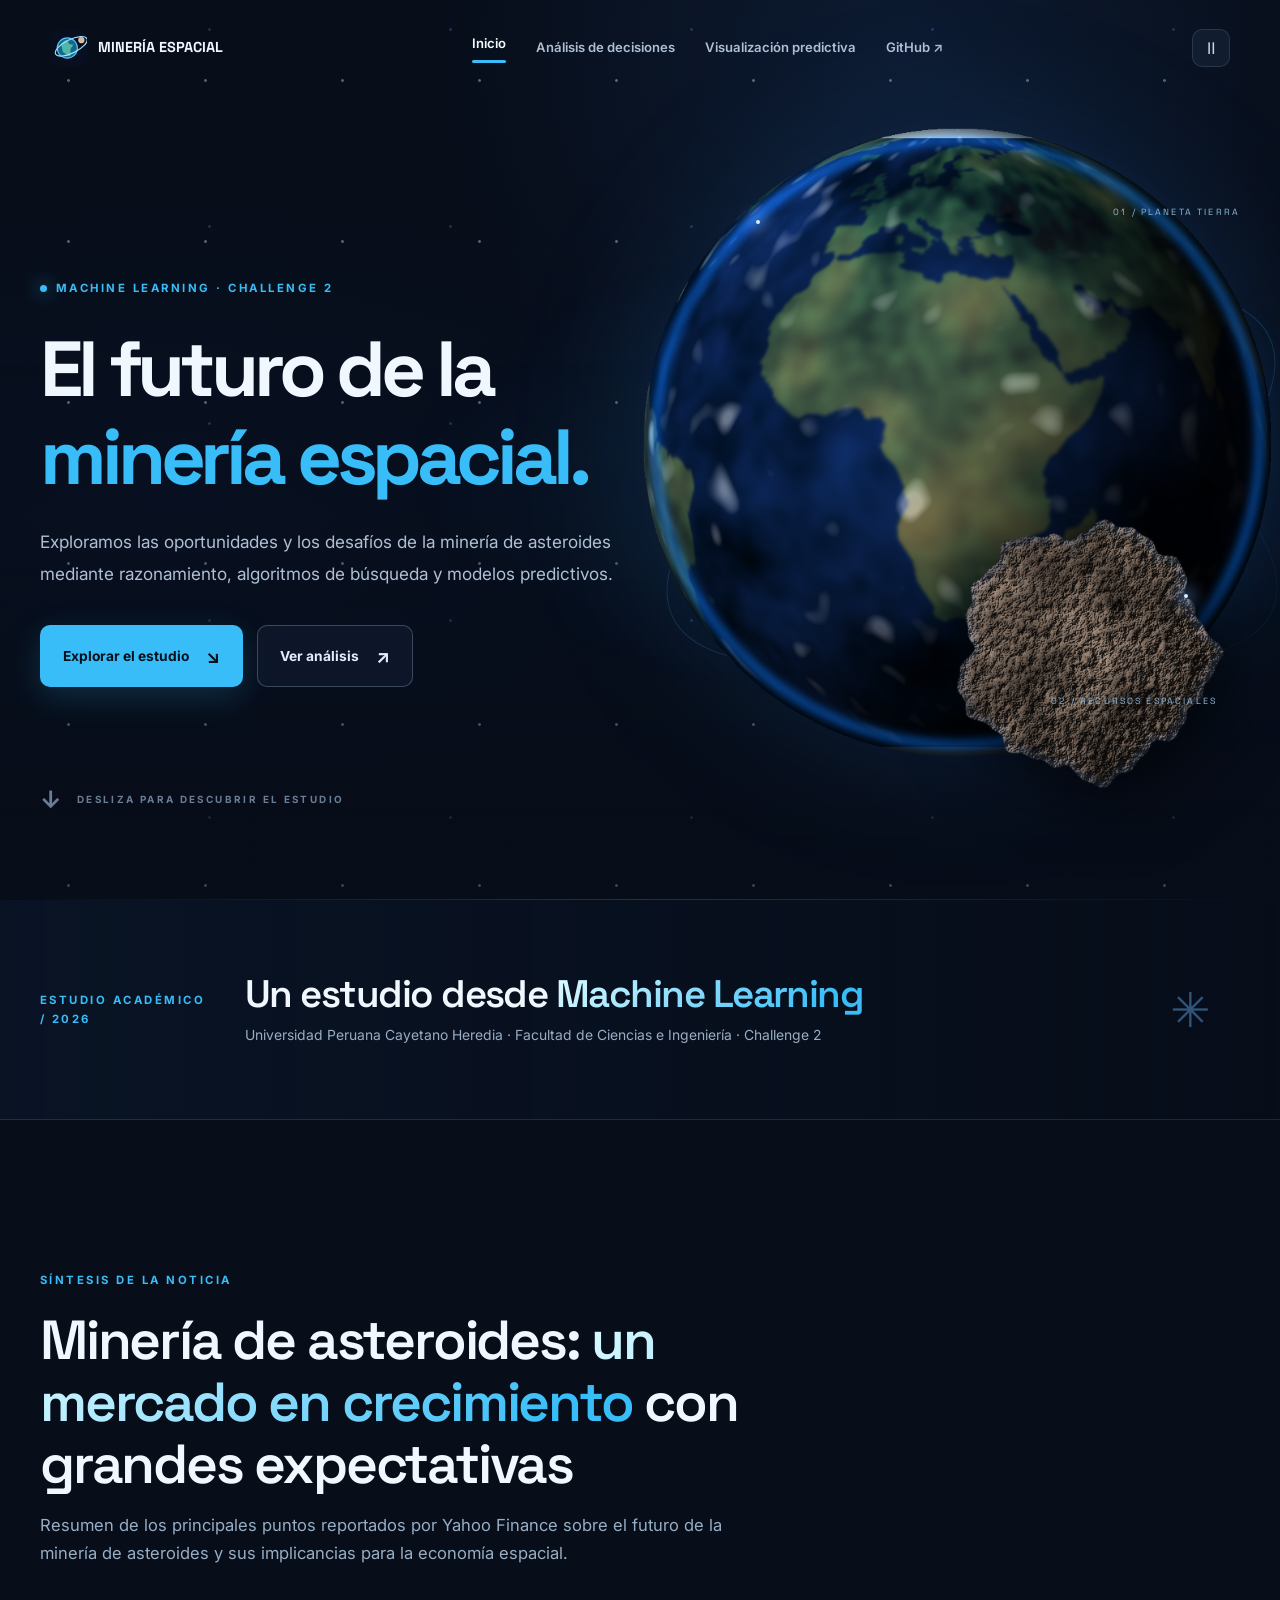
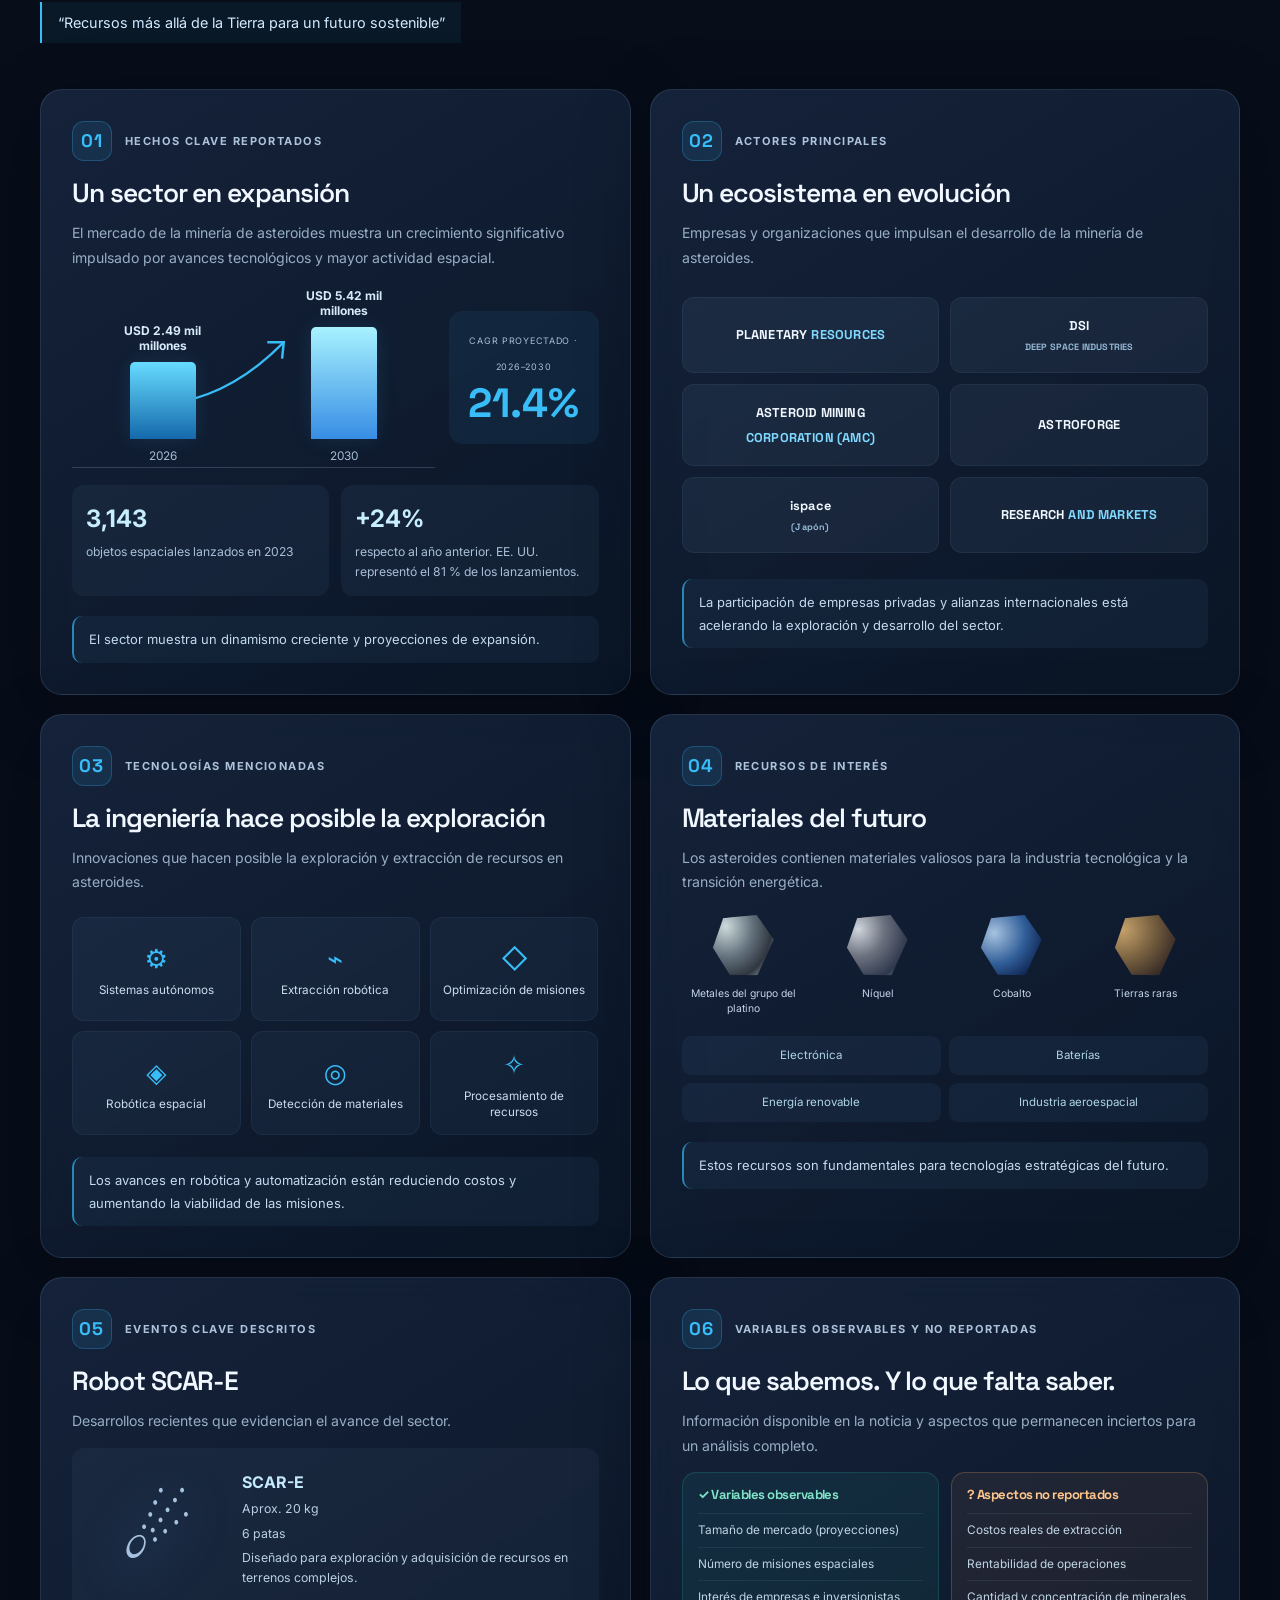
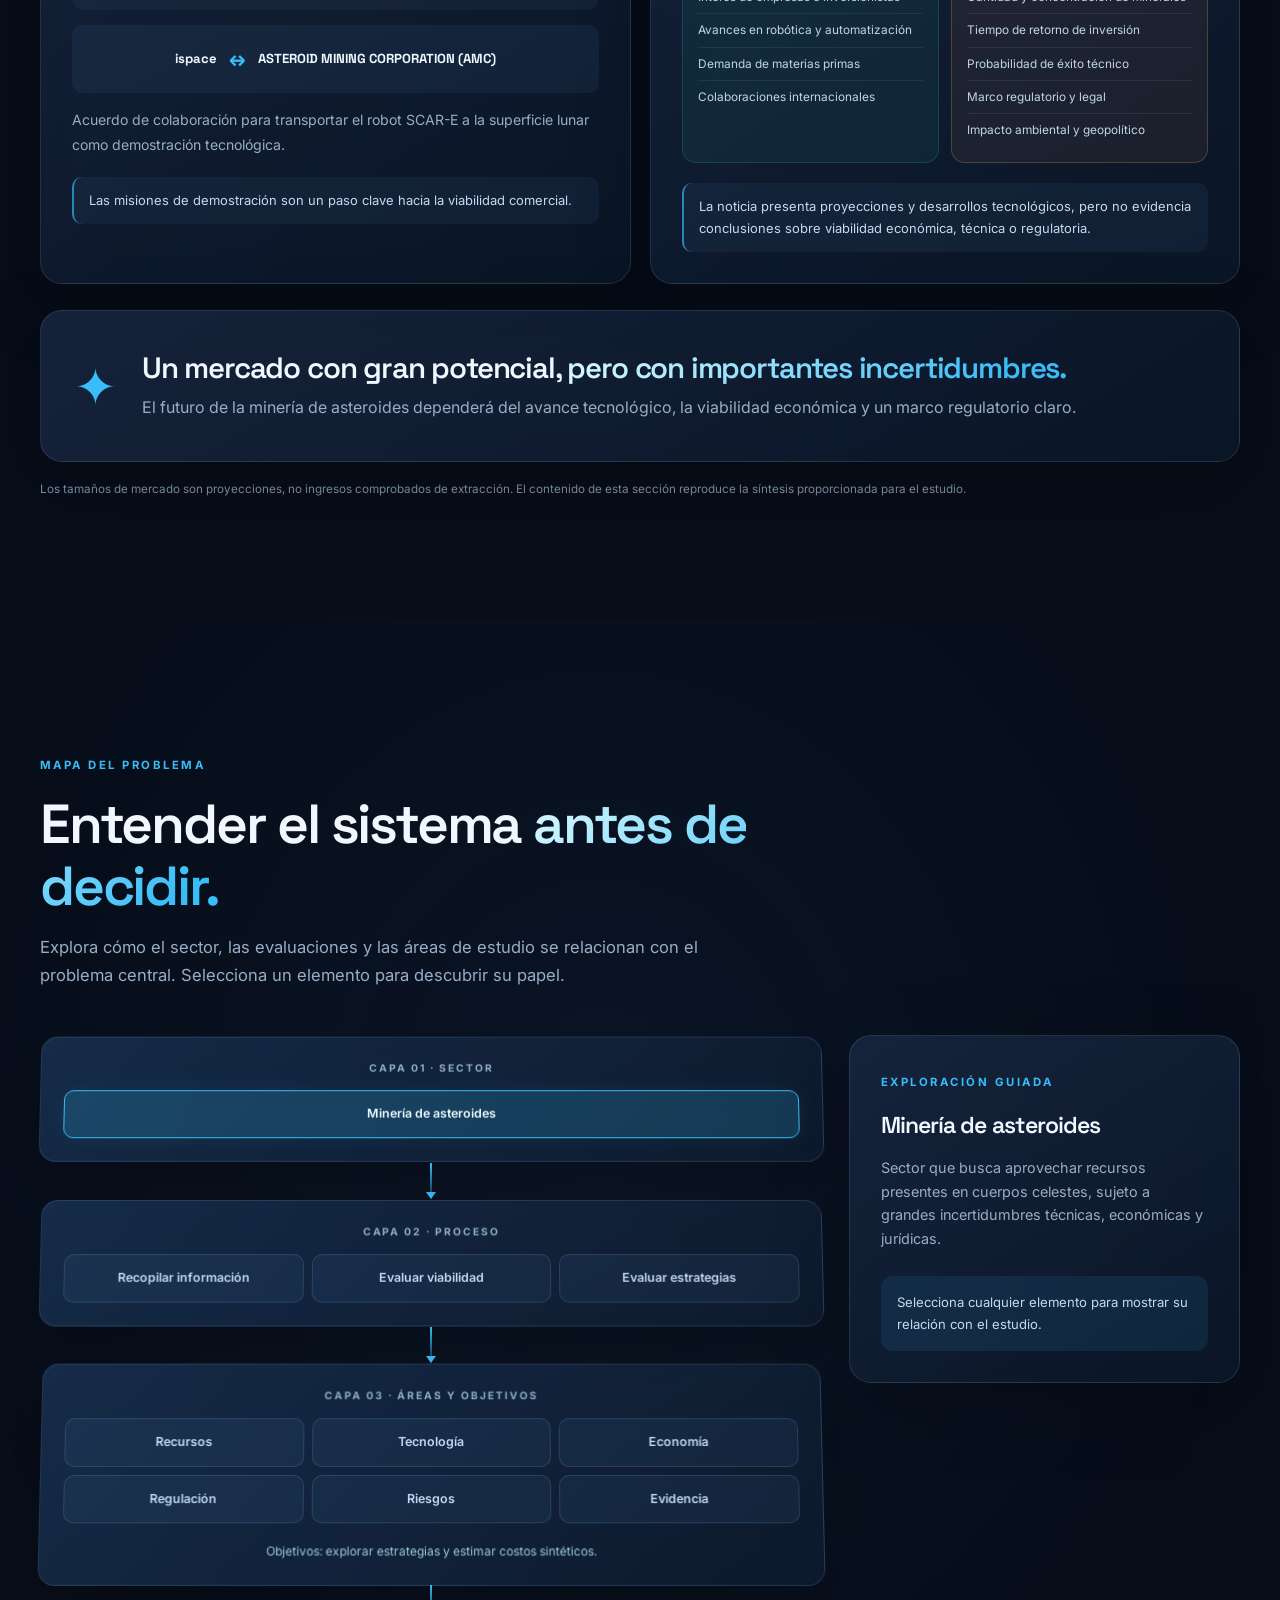
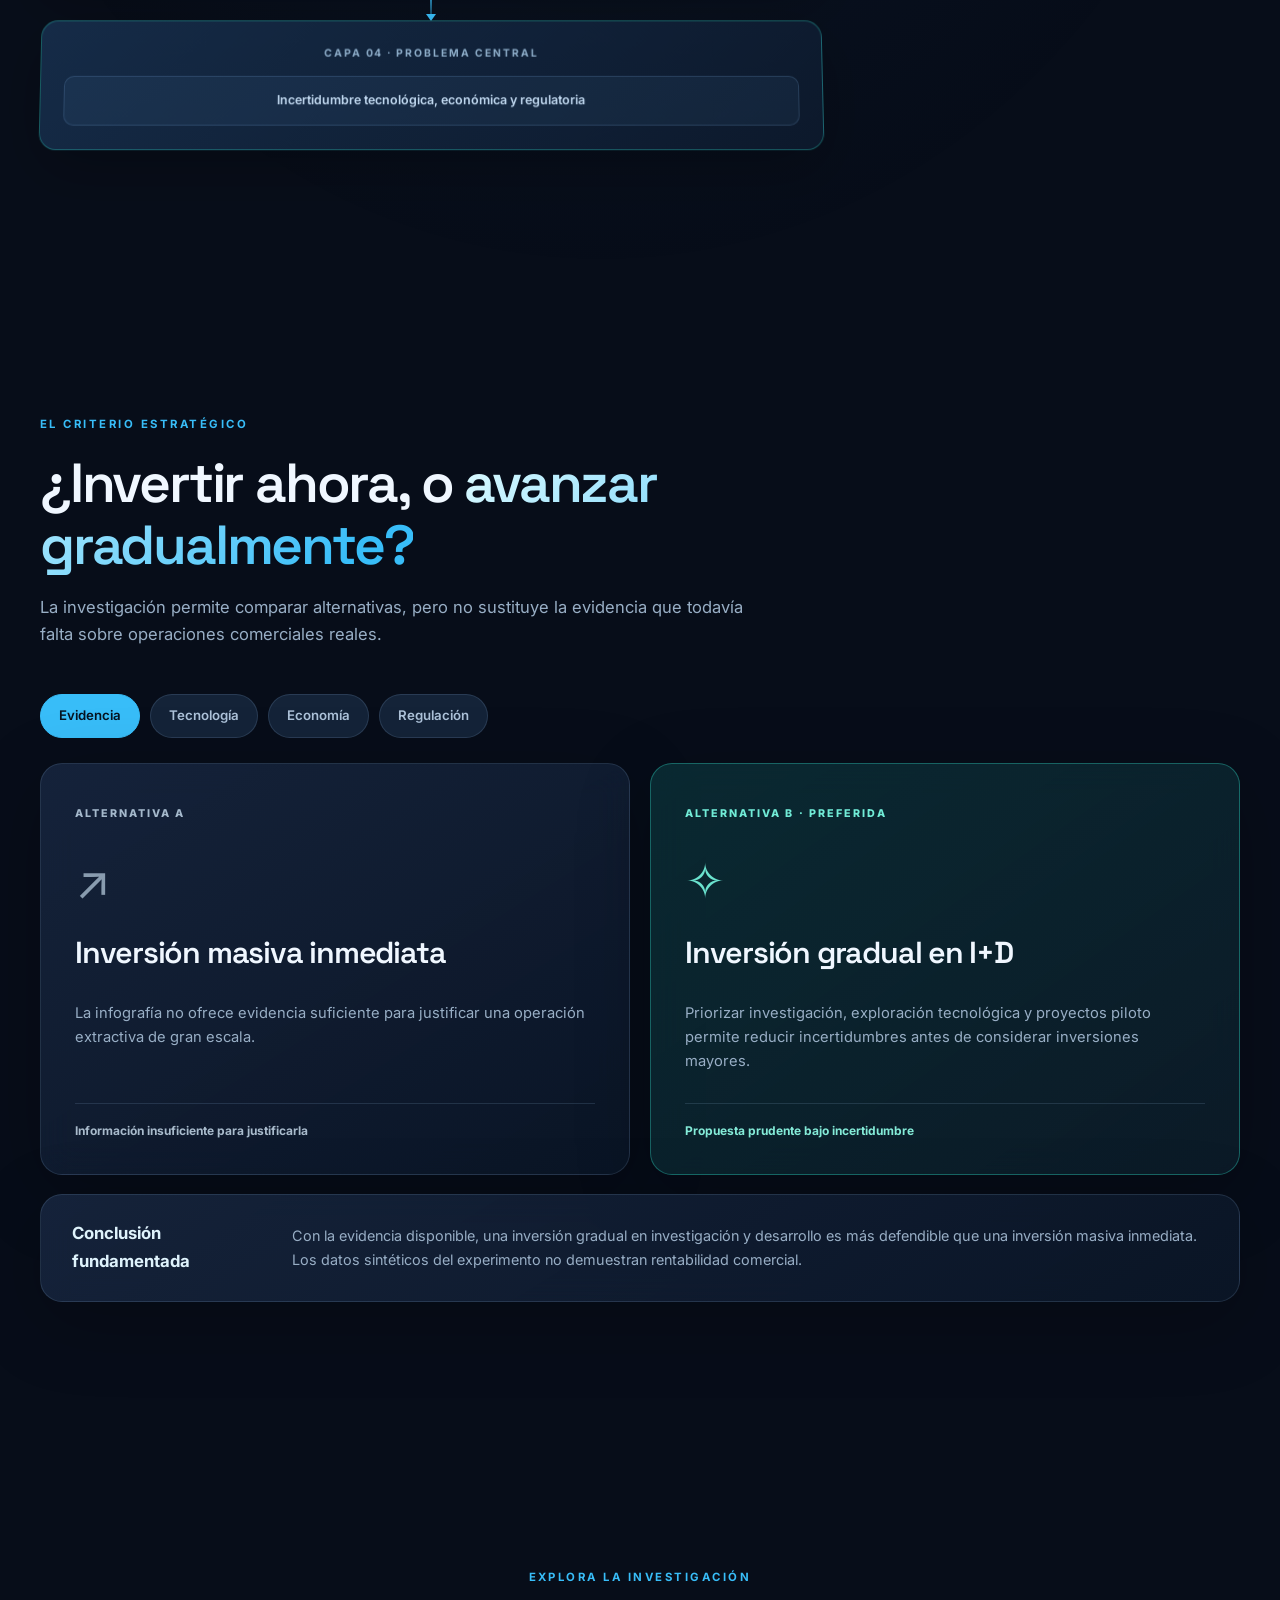
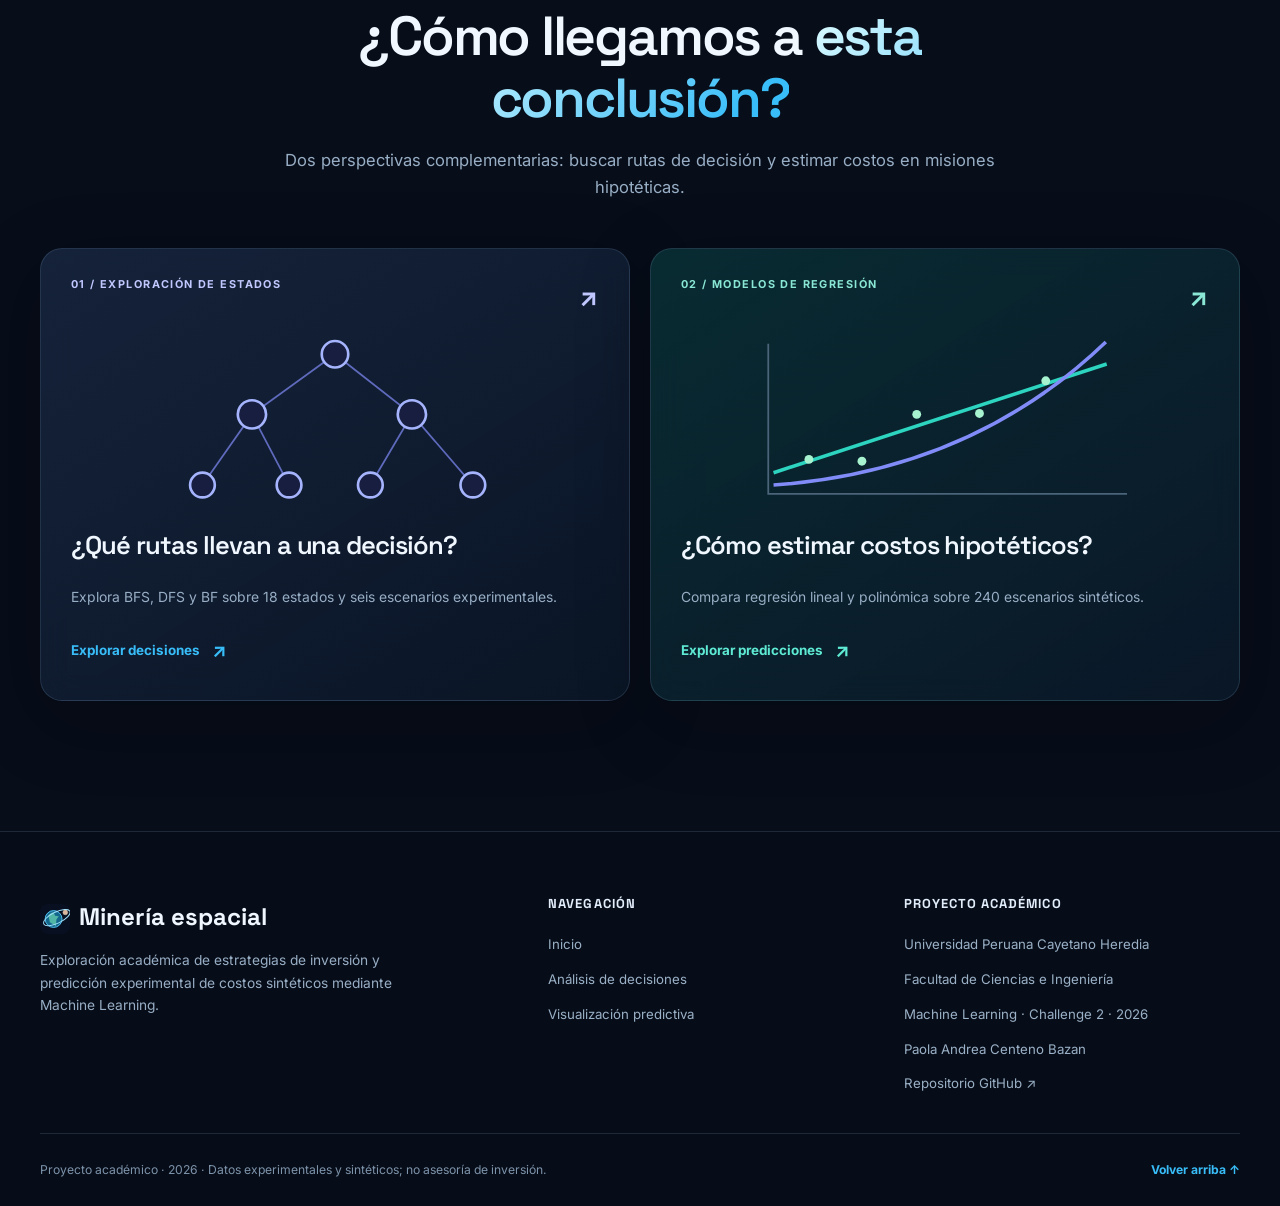
<file: Challenge_2/web/index.html>
<!doctype html><html lang="es"><head><meta charset="utf-8"><meta name="viewport" content="width=device-width,initial-scale=1"><meta name="theme-color" content="#070d1b"><meta name="description" content="El futuro de la minería espacial: infografía animada, análisis de decisiones y modelos predictivos basados en un proyecto académico de Machine Learning."><title>El futuro de la minería espacial · UPCH</title><link rel="icon" href="assets/favicon.svg" type="image/svg+xml"><link rel="stylesheet" href="styles.css"></head><body data-page="inicio"><div id="stars" aria-hidden="true"></div><div id="site-header"></div><div id="progress" aria-hidden="true"></div><main id="main">
<section id="inicio" class="hero hero-home section"><div class="wrap hero-grid"><div class="hero-copy"><div class="eyebrow"><span class="tiny-pulse"></span> MACHINE LEARNING · CHALLENGE 2</div><h1>El futuro de la <em>minería espacial.</em></h1><p class="hero-lead">Exploramos las oportunidades y los desafíos de la minería de asteroides mediante razonamiento, algoritmos de búsqueda y modelos predictivos.</p><div class="hero-actions"><a class="btn btn-primary" href="#infografia">Explorar el estudio <span>↘</span></a><a class="btn btn-outline" href="analisis-de-decisiones.html">Ver análisis <span>↗</span></a></div><div class="hero-footnote"><span class="down-scroll">↓</span> DESLIZA PARA DESCUBRIR EL ESTUDIO</div></div><div class="cosmos-stage" aria-label="Ilustración tridimensional de la Tierra y un asteroide" role="img"><div class="orbit orbit-one"></div><div class="orbit orbit-two"></div><div class="earth-halo"></div><img class="planet" src="assets/earth.png" alt="" draggable="false"><img class="asteroid" src="assets/asteroid.png" alt="" draggable="false"><div class="cosmos-glint glint-a"></div><div class="cosmos-glint glint-b"></div><div class="celestial-label label-earth">01 / PLANETA TIERRA</div><div class="celestial-label label-rock">02 / RECURSOS ESPACIALES</div></div></div><div class="hero-grid-floor"></div></section>
<section id="academico" class="section intro-strip"><div class="wrap intro-inner" data-reveal><div class="section-ornament">ESTUDIO ACADÉMICO / 2026</div><div><h2>Un estudio desde <span class="text-gradient">Machine Learning</span></h2><p>Universidad Peruana Cayetano Heredia · Facultad de Ciencias e Ingeniería · Challenge 2</p></div><div class="intro-symbol" aria-hidden="true">✳</div></div></section>
<section id="infografia" class="section infographic"><div class="wrap"><div class="section-heading" data-reveal><span class="eyebrow">SÍNTESIS DE LA NOTICIA</span><h2>Minería de asteroides: <span class="text-gradient">un mercado en crecimiento</span> con grandes expectativas</h2><p>Resumen de los principales puntos reportados por Yahoo Finance sobre el futuro de la minería de asteroides y sus implicancias para la economía espacial.</p><div class="sub-quote">“Recursos más allá de la Tierra para un futuro sostenible”</div></div><div class="story-grid">
<article class="glass story-card story-market" data-reveal><div class="chapter-label"><span>01</span> HECHOS CLAVE REPORTADOS</div><h3>Un sector en expansión</h3><p>El mercado de la minería de asteroides muestra un crecimiento significativo impulsado por avances tecnológicos y mayor actividad espacial.</p><div class="market-chart"><div class="market-graph"><div class="market-col"><strong>USD 2.49 mil millones</strong><div class="bar" style="height:43%"></div><span>2026</span></div><svg viewBox="0 0 170 110" aria-hidden="true" class="growth-arrow"><path d="M8 92 Q90 87 159 17" fill="none" stroke="#38bdf8" stroke-width="3"/><path d="M140 16 L160 16 L158 36" fill="none" stroke="#38bdf8" stroke-width="3"/></svg><div class="market-col"><strong>USD 5.42 mil millones</strong><div class="bar bar-tall" style="height:83%"></div><span>2030</span></div></div><div class="cagr"><small>CAGR PROYECTADO · 2026–2030</small><strong>21.4%</strong></div></div><div class="fact-pair"><div><strong>3,143</strong><span>objetos espaciales lanzados en 2023</span></div><div><strong>+24%</strong><span>respecto al año anterior. EE. UU. representó el 81 % de los lanzamientos.</span></div></div><p class="callout-line">El sector muestra un dinamismo creciente y proyecciones de expansión.</p></article>
<article class="glass story-card" data-reveal><div class="chapter-label"><span>02</span> ACTORES PRINCIPALES</div><h3>Un ecosistema en evolución</h3><p>Empresas y organizaciones que impulsan el desarrollo de la minería de asteroides.</p><div class="company-grid"><div>PLANETARY <b>RESOURCES</b></div><div>DSI <small>DEEP SPACE INDUSTRIES</small></div><div>ASTEROID MINING <b>CORPORATION (AMC)</b></div><div>ASTROFORGE</div><div>ispace <small>(Japón)</small></div><div>RESEARCH <b>AND MARKETS</b></div></div><p class="callout-line">La participación de empresas privadas y alianzas internacionales está acelerando la exploración y desarrollo del sector.</p></article>
<article class="glass story-card" data-reveal><div class="chapter-label"><span>03</span> TECNOLOGÍAS MENCIONADAS</div><h3>La ingeniería hace posible la exploración</h3><p>Innovaciones que hacen posible la exploración y extracción de recursos en asteroides.</p><div class="icon-matrix"><div><span>⚙</span>Sistemas autónomos</div><div><span>⌁</span>Extracción robótica</div><div><span>◇</span>Optimización de misiones</div><div><span>◈</span>Robótica espacial</div><div><span>◎</span>Detección de materiales</div><div><span>✧</span>Procesamiento de recursos</div></div><p class="callout-line">Los avances en robótica y automatización están reduciendo costos y aumentando la viabilidad de las misiones.</p></article>
<article class="glass story-card" data-reveal><div class="chapter-label"><span>04</span> RECURSOS DE INTERÉS</div><h3>Materiales del futuro</h3><p>Los asteroides contienen materiales valiosos para la industria tecnológica y la transición energética.</p><div class="mineral-grid"><div><i class="mineral mineral-platinum"></i>Metales del grupo del platino</div><div><i class="mineral mineral-nickel"></i>Níquel</div><div><i class="mineral mineral-cobalt"></i>Cobalto</div><div><i class="mineral mineral-rare"></i>Tierras raras</div></div><div class="uses"><span>Electrónica</span><span>Baterías</span><span>Energía renovable</span><span>Industria aeroespacial</span></div><p class="callout-line">Estos recursos son fundamentales para tecnologías estratégicas del futuro.</p></article>
<article class="glass story-card story-robot" data-reveal><div class="chapter-label"><span>05</span> EVENTOS CLAVE DESCRITOS</div><h3>Robot SCAR-E</h3><p>Desarrollos recientes que evidencian el avance del sector.</p><div class="robot-art"><div class="robot-graphic" aria-hidden="true">☄</div><div><strong>SCAR-E</strong><span>Aprox. 20 kg</span><span>6 patas</span><span>Diseñado para exploración y adquisición de recursos en terrenos complejos.</span></div></div><div class="alliance">ispace <span>↔</span> ASTEROID MINING CORPORATION (AMC)</div><p>Acuerdo de colaboración para transportar el robot SCAR-E a la superficie lunar como demostración tecnológica.</p><p class="callout-line">Las misiones de demostración son un paso clave hacia la viabilidad comercial.</p></article>
<article class="glass story-card story-unknown" data-reveal><div class="chapter-label"><span>06</span> VARIABLES OBSERVABLES Y NO REPORTADAS</div><h3>Lo que sabemos. Y lo que falta saber.</h3><p>Información disponible en la noticia y aspectos que permanecen inciertos para un análisis completo.</p><div class="known-grid"><div class="known"><h4>✓ Variables observables</h4><ul><li>Tamaño de mercado (proyecciones)</li><li>Número de misiones espaciales</li><li>Interés de empresas e inversionistas</li><li>Avances en robótica y automatización</li><li>Demanda de materias primas</li><li>Colaboraciones internacionales</li></ul></div><div class="unknown"><h4>? Aspectos no reportados</h4><ul><li>Costos reales de extracción</li><li>Rentabilidad de operaciones</li><li>Cantidad y concentración de minerales</li><li>Tiempo de retorno de inversión</li><li>Probabilidad de éxito técnico</li><li>Marco regulatorio y legal</li><li>Impacto ambiental y geopolítico</li></ul></div></div><p class="callout-line">La noticia presenta proyecciones y desarrollos tecnológicos, pero no evidencia conclusiones sobre viabilidad económica, técnica o regulatoria.</p></article>
</div><div class="statement glass" data-reveal><div class="statement-icon">✦</div><div><h3>Un mercado con gran potencial, <span class="text-gradient">pero con importantes incertidumbres.</span></h3><p>El futuro de la minería de asteroides dependerá del avance tecnológico, la viabilidad económica y un marco regulatorio claro.</p></div></div><div class="infographic-note">Los tamaños de mercado son proyecciones, no ingresos comprobados de extracción. El contenido de esta sección reproduce la síntesis proporcionada para el estudio.</div></div></section>
<section id="contexto" class="section section-context"><div class="wrap"><div class="section-heading" data-reveal><span class="eyebrow">MAPA DEL PROBLEMA</span><h2>Entender el sistema <span class="text-gradient">antes de decidir.</span></h2><p>Explora cómo el sector, las evaluaciones y las áreas de estudio se relacionan con el problema central. Selecciona un elemento para descubrir su papel.</p></div><div class="context-layout"><div class="context-stack" id="context-nodes"><div class="context-level"><div class="level-index">CAPA 01 · SECTOR</div><button class="context-node is-active" data-context="sector">Minería de asteroides</button></div><div class="context-link"></div><div class="context-level"><div class="level-index">CAPA 02 · PROCESO</div><div class="context-node-grid"><button class="context-node" data-context="recopilar">Recopilar información</button><button class="context-node" data-context="evaluar">Evaluar viabilidad</button><button class="context-node" data-context="alternativas">Evaluar estrategias</button></div></div><div class="context-link"></div><div class="context-level"><div class="level-index">CAPA 03 · ÁREAS Y OBJETIVOS</div><div class="context-node-grid three" id="context-areas"><button class="context-node" data-context="recursos">Recursos</button><button class="context-node" data-context="tecnologia">Tecnología</button><button class="context-node" data-context="economia">Economía</button><button class="context-node" data-context="regulacion">Regulación</button><button class="context-node" data-context="riesgos">Riesgos</button><button class="context-node" data-context="evidencia">Evidencia</button></div><p class="context-goals">Objetivos: explorar estrategias y estimar costos sintéticos.</p></div><div class="context-link"></div><div class="context-level context-final"><div class="level-index">CAPA 04 · PROBLEMA CENTRAL</div><button class="context-node" data-context="problema">Incertidumbre tecnológica, económica y regulatoria</button></div></div><aside class="glass context-detail" id="context-detail" aria-live="polite"><div class="eyebrow">EXPLORACIÓN GUIADA</div><h3 id="context-detail-title">Minería de asteroides</h3><p id="context-detail-body">Sector que busca aprovechar recursos presentes en cuerpos celestes, sujeto a grandes incertidumbres técnicas, económicas y jurídicas.</p><div class="detail-relationship" id="context-detail-rel">Selecciona cualquier elemento para mostrar su relación con el estudio.</div></aside></div></div></section>
<section id="conclusion" class="section conclusion-section"><div class="wrap"><div class="section-heading" data-reveal><span class="eyebrow">EL CRITERIO ESTRATÉGICO</span><h2>¿Invertir ahora, o <span class="text-gradient">avanzar gradualmente?</span></h2><p>La investigación permite comparar alternativas, pero no sustituye la evidencia que todavía falta sobre operaciones comerciales reales.</p></div><div class="strategy-pills" role="group" aria-label="Seleccionar criterio"><button class="chip is-active" data-criterion="evidencia">Evidencia</button><button class="chip" data-criterion="tecnologia">Tecnología</button><button class="chip" data-criterion="economia">Economía</button><button class="chip" data-criterion="regulacion">Regulación</button></div><div class="two-strategies"><article class="glass strategy-card strategy-now"><span class="strategy-marker">ALTERNATIVA A</span><div class="strategy-symbol">↗</div><h3>Inversión masiva inmediata</h3><p id="strategy-now-text">La infografía no ofrece evidencia suficiente para justificar una operación extractiva de gran escala.</p><div class="strategy-status">Información insuficiente para justificarla</div></article><article class="glass strategy-card strategy-gradual"><span class="strategy-marker">ALTERNATIVA B · PREFERIDA</span><div class="strategy-symbol">✧</div><h3>Inversión gradual en I+D</h3><p id="strategy-gradual-text">Priorizar investigación, exploración tecnológica y proyectos piloto permite reducir incertidumbres antes de considerar inversiones mayores.</p><div class="strategy-status">Propuesta prudente bajo incertidumbre</div></article></div><div class="strategy-summary glass" id="strategy-summary" aria-live="polite"><strong>Conclusión fundamentada</strong><p>Con la evidencia disponible, una inversión gradual en investigación y desarrollo es más defendible que una inversión masiva inmediata. Los datos sintéticos del experimento no demuestran rentabilidad comercial.</p></div></div></section>
<section id="explora" class="section gateway"><div class="wrap"><div class="section-heading center" data-reveal><span class="eyebrow">EXPLORA LA INVESTIGACIÓN</span><h2>¿Cómo llegamos a <span class="text-gradient">esta conclusión?</span></h2><p>Dos perspectivas complementarias: buscar rutas de decisión y estimar costos en misiones hipotéticas.</p></div><div class="gateway-grid"><a href="analisis-de-decisiones.html" class="glass gateway-card" data-reveal><div class="gateway-top"><span>01 / EXPLORACIÓN DE ESTADOS</span><span>↗</span></div><svg class="gateway-sketch" viewBox="0 0 480 215" aria-hidden="true"><g stroke="#818cf8" stroke-width="2" fill="none" opacity=".7"><path d="M240 32L146 100L90 180M146 100L188 180M240 32L327 100L280 180M327 100L396 180"/></g><g fill="#171e40" stroke="#a5b4fc" stroke-width="3"><circle cx="240" cy="32" r="15"/><circle cx="146" cy="100" r="16"/><circle cx="327" cy="100" r="16"/><circle cx="90" cy="180" r="14"/><circle cx="188" cy="180" r="14"/><circle cx="280" cy="180" r="14"/><circle cx="396" cy="180" r="14"/></g></svg><h3>¿Qué rutas llevan a una decisión?</h3><p>Explora BFS, DFS y BF sobre 18 estados y seis escenarios experimentales.</p><span class="text-link">Explorar decisiones <b>↗</b></span></a><a href="visualizacion-predictiva.html" class="glass gateway-card teal" data-reveal><div class="gateway-top"><span>02 / MODELOS DE REGRESIÓN</span><span>↗</span></div><svg class="gateway-sketch" viewBox="0 0 480 215" aria-hidden="true"><path d="M40 20V190H446" stroke="#4b6479" stroke-width="2" fill="none"/><path d="M46 166L423 43" stroke="#2dd4bf" stroke-width="4" fill="none"/><path d="M46 180Q270 164 422 18" stroke="#818cf8" stroke-width="4" fill="none"/><g fill="#a7f3d0"><circle cx="86" cy="151" r="5"/><circle cx="146" cy="153" r="5"/><circle cx="208" cy="100" r="5"/><circle cx="279" cy="99" r="5"/><circle cx="354" cy="62" r="5"/></g></svg><h3>¿Cómo estimar costos hipotéticos?</h3><p>Compara regresión lineal y polinómica sobre 240 escenarios sintéticos.</p><span class="text-link">Explorar predicciones <b>↗</b></span></a></div></div></section>
</main><div id="site-footer"></div><script src="data/site-data.js"></script><script src="app.js"></script></body></html>
</file>
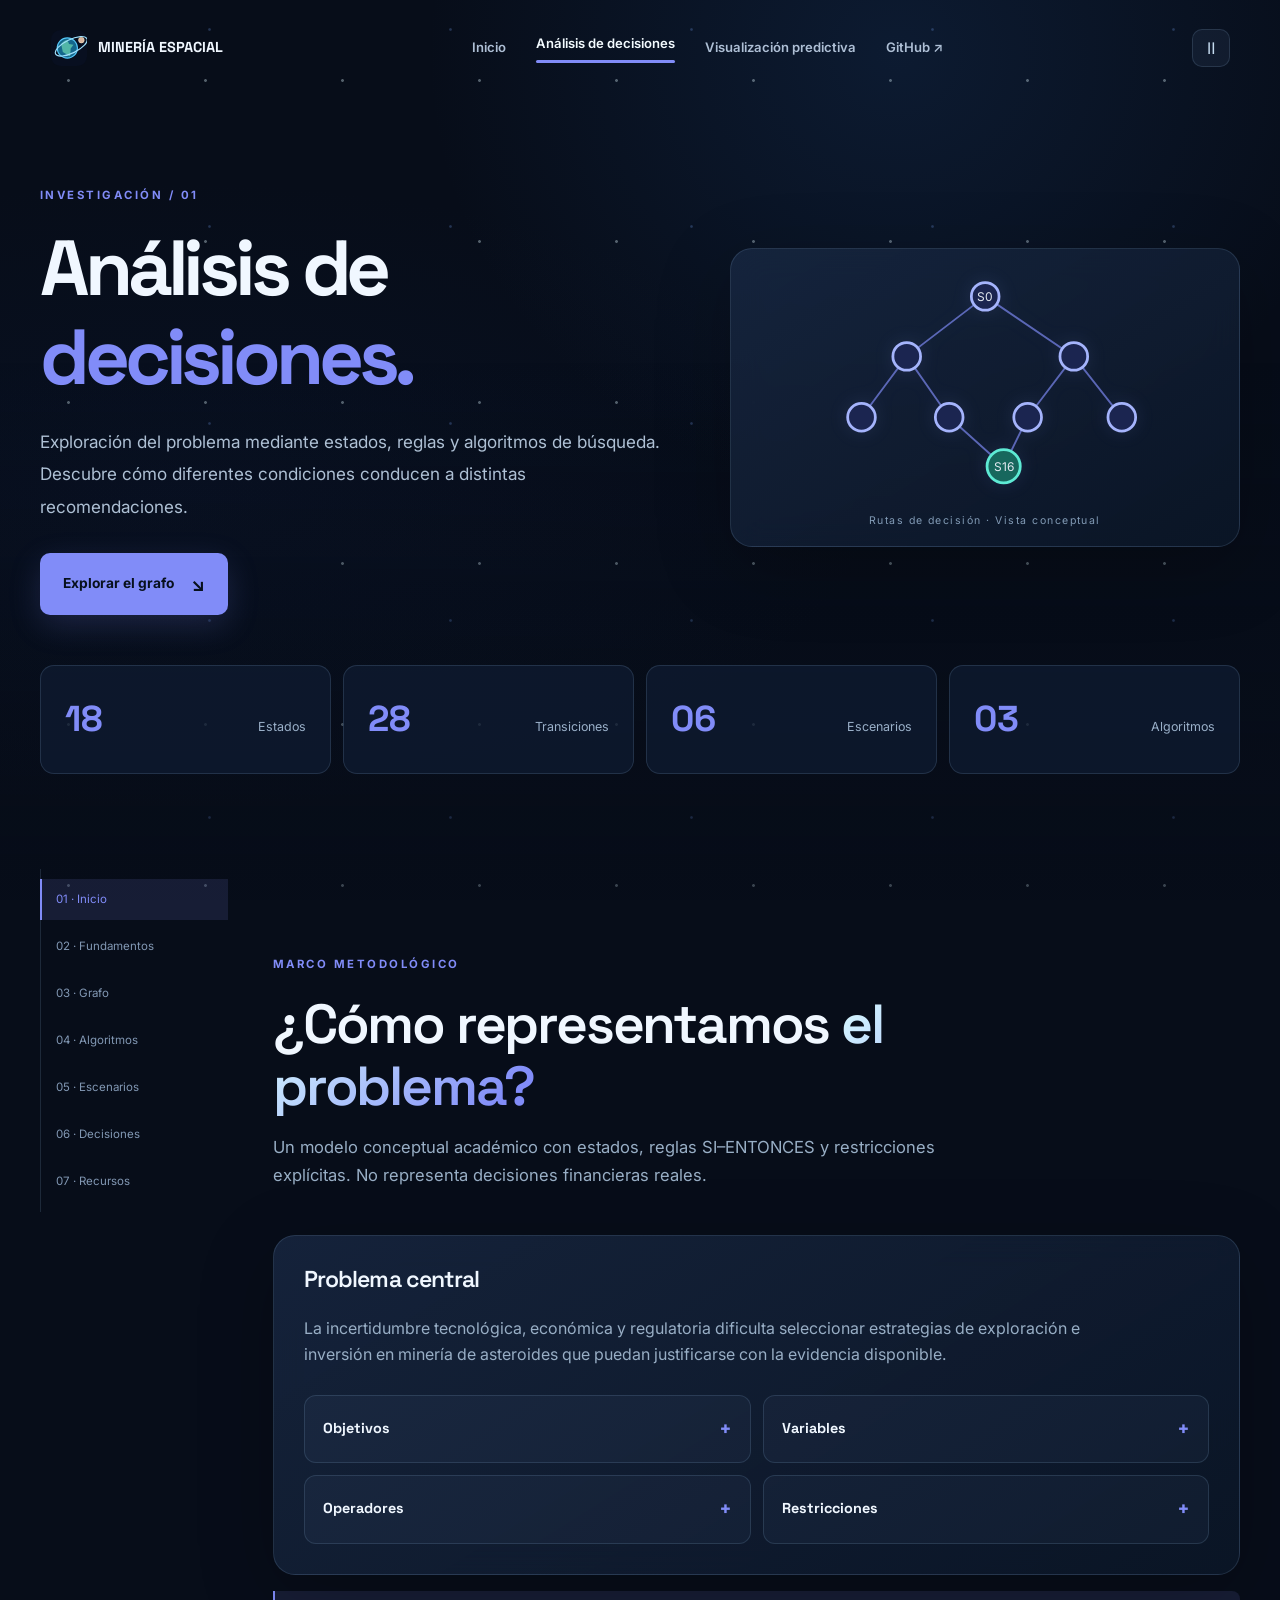
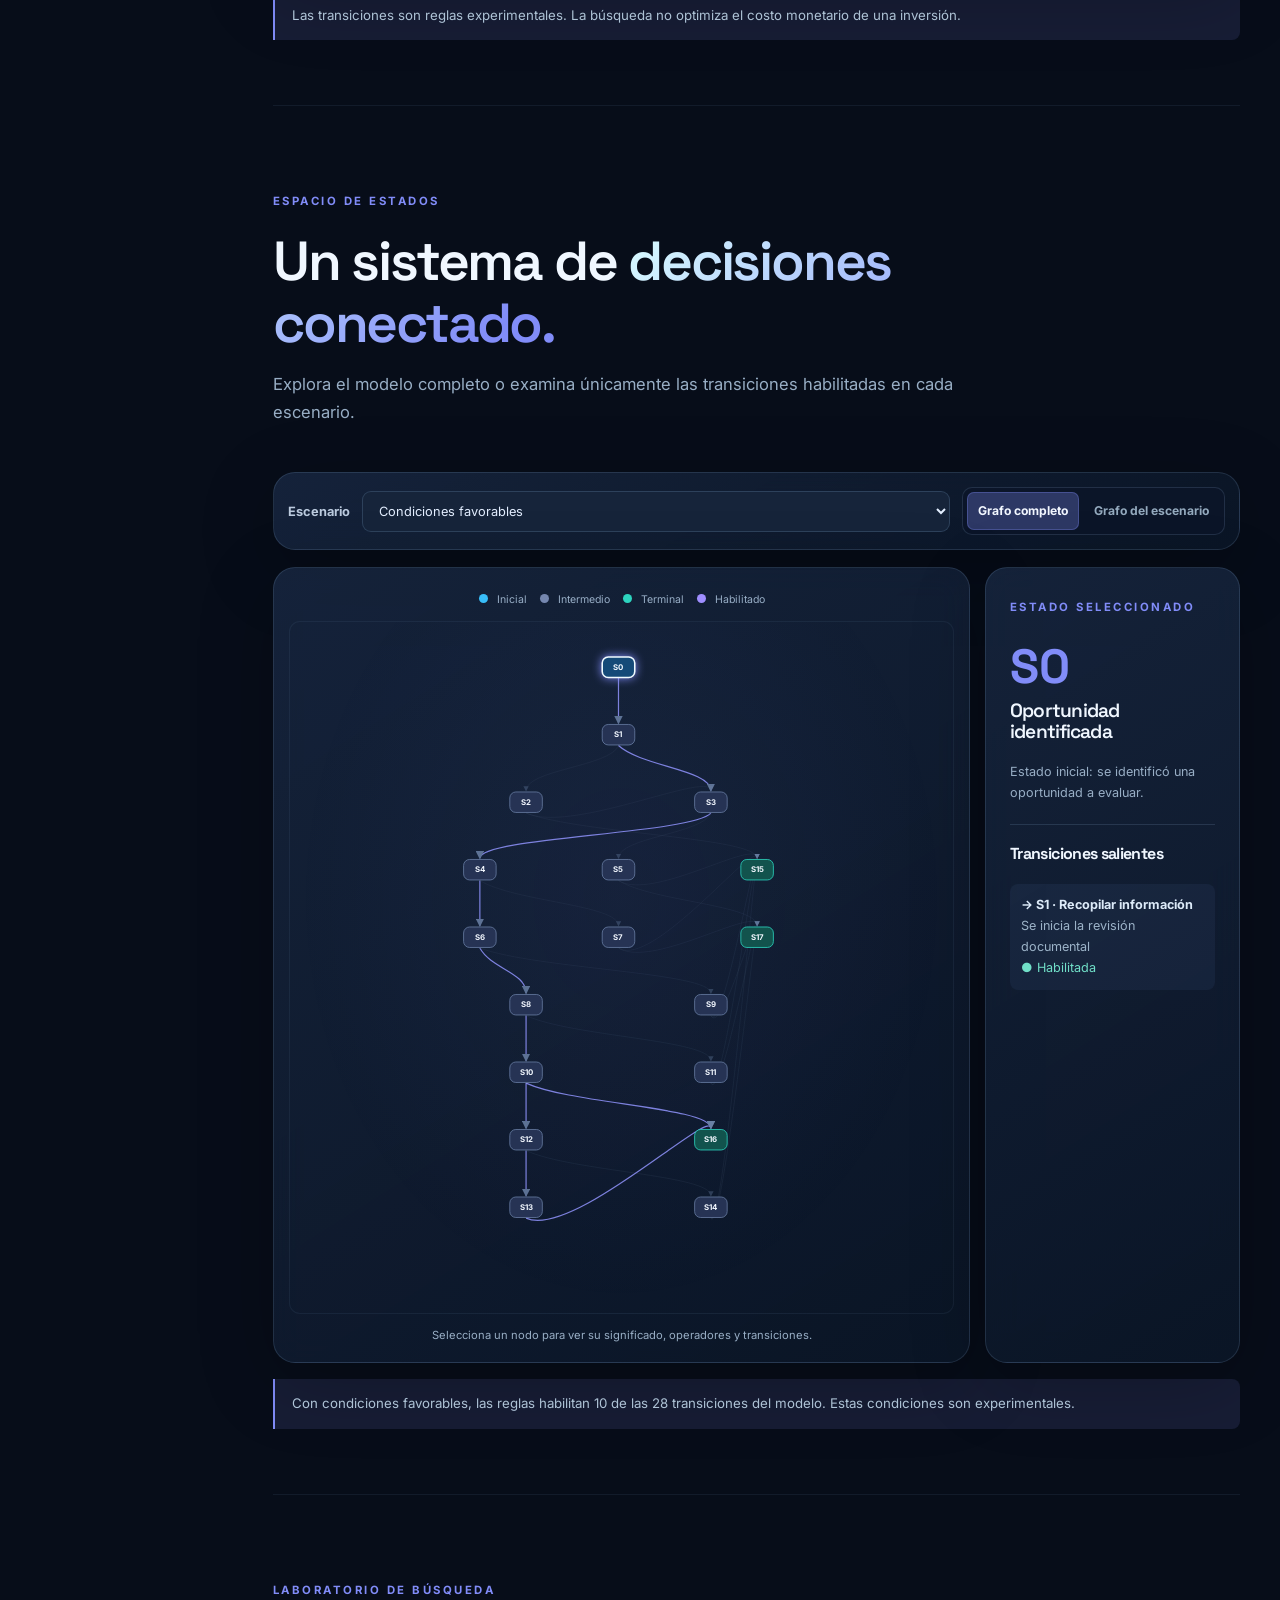
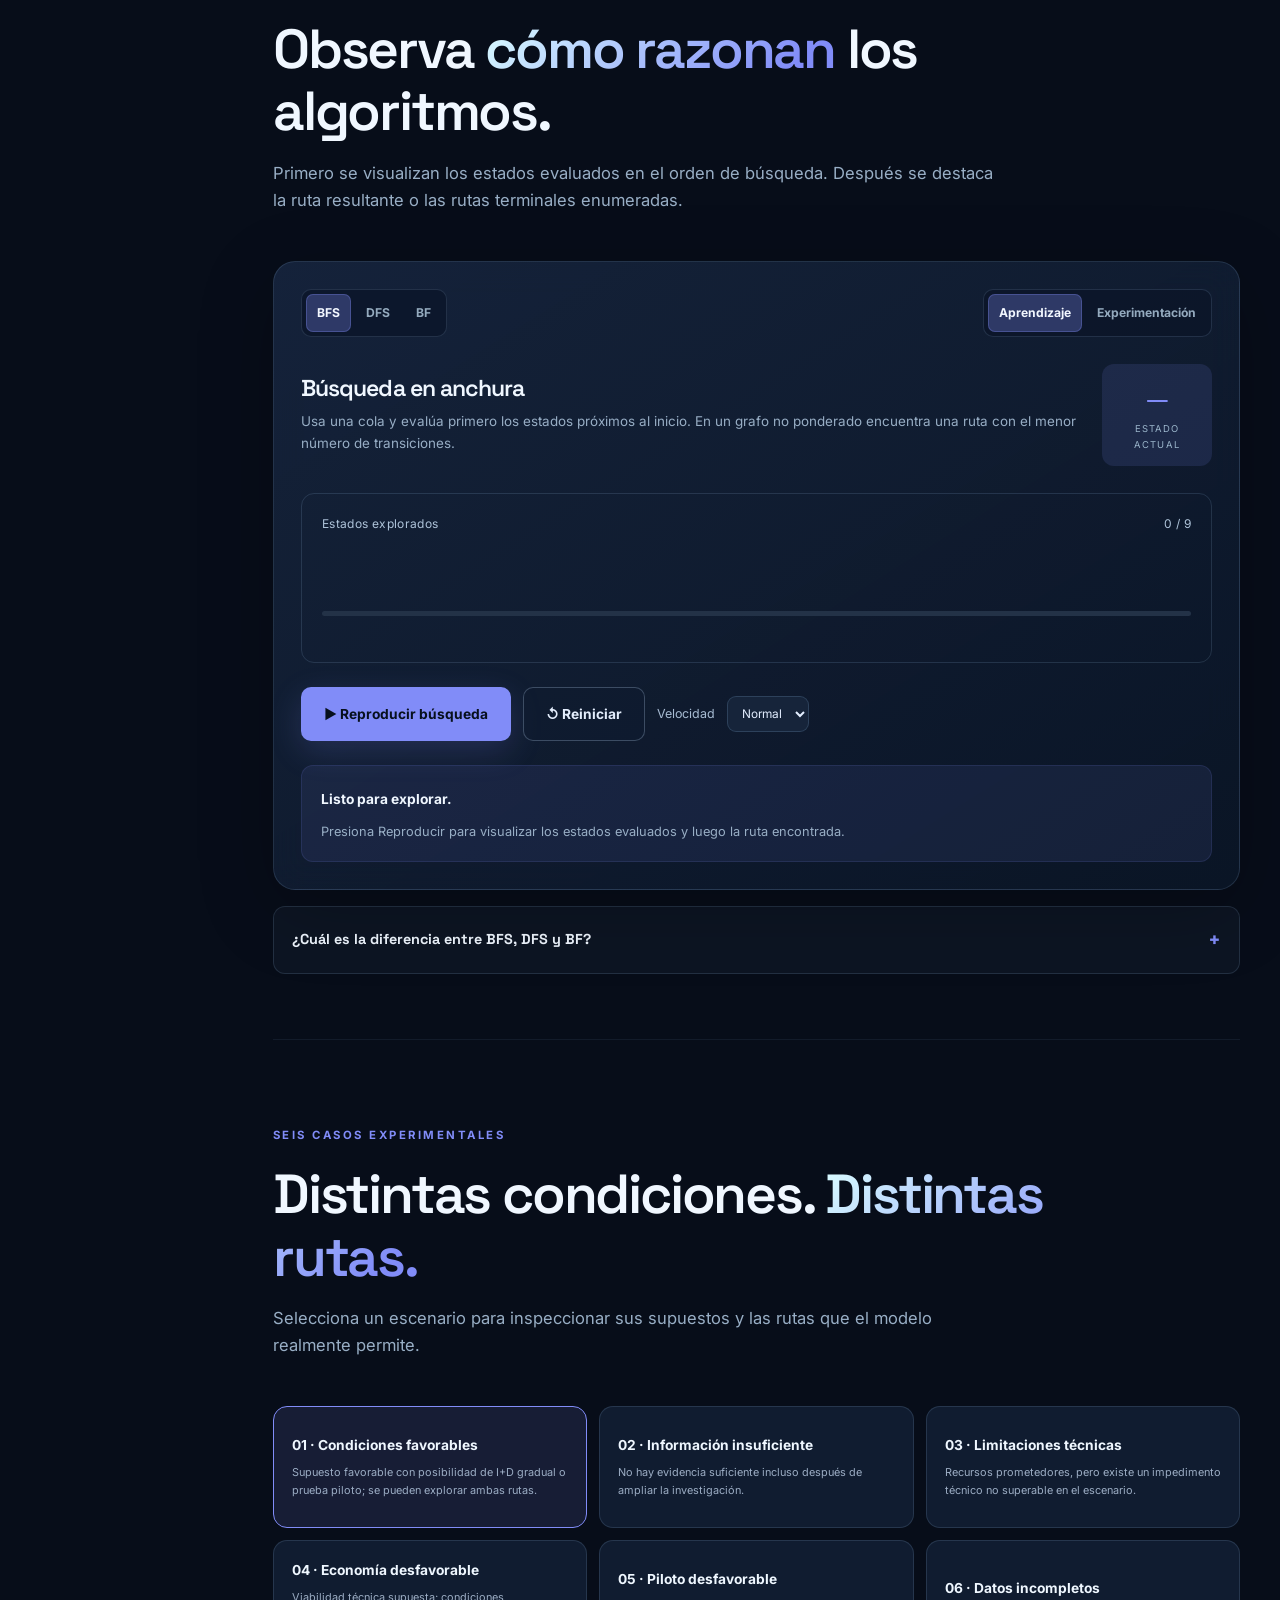
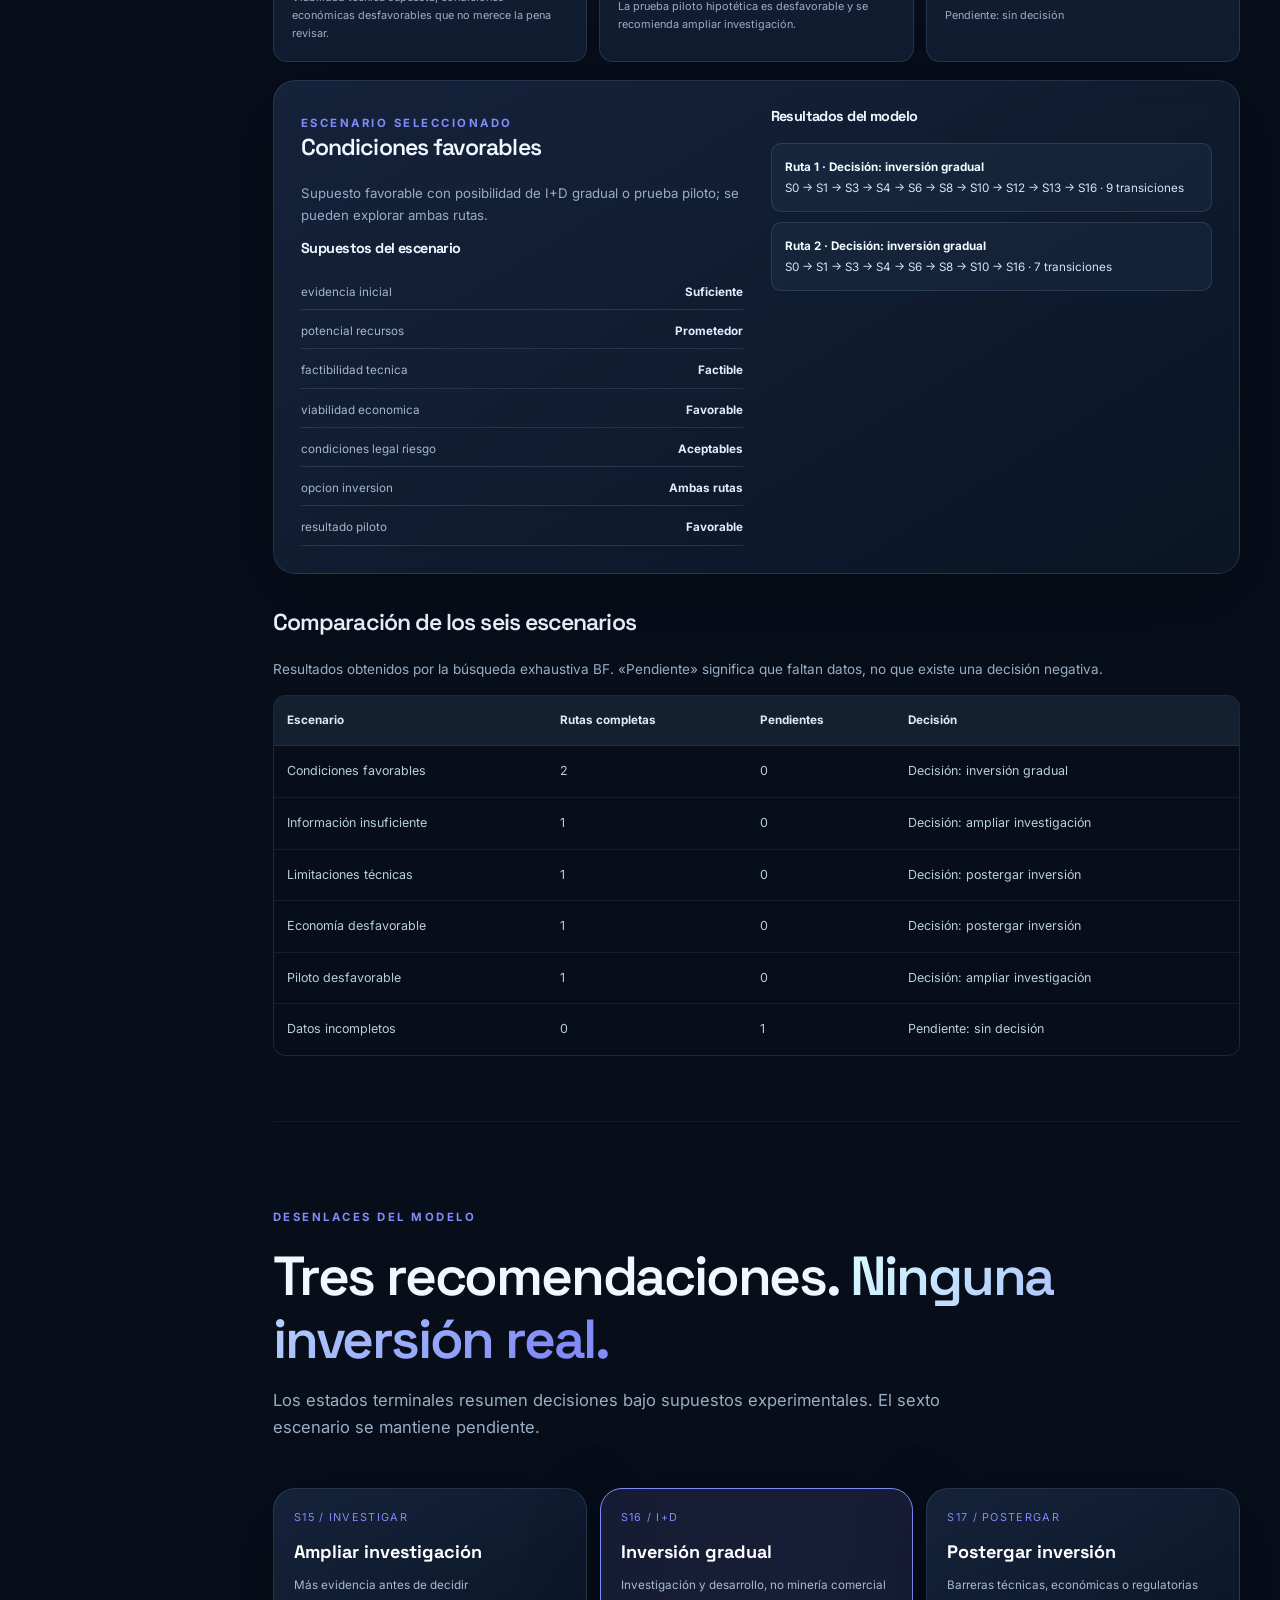
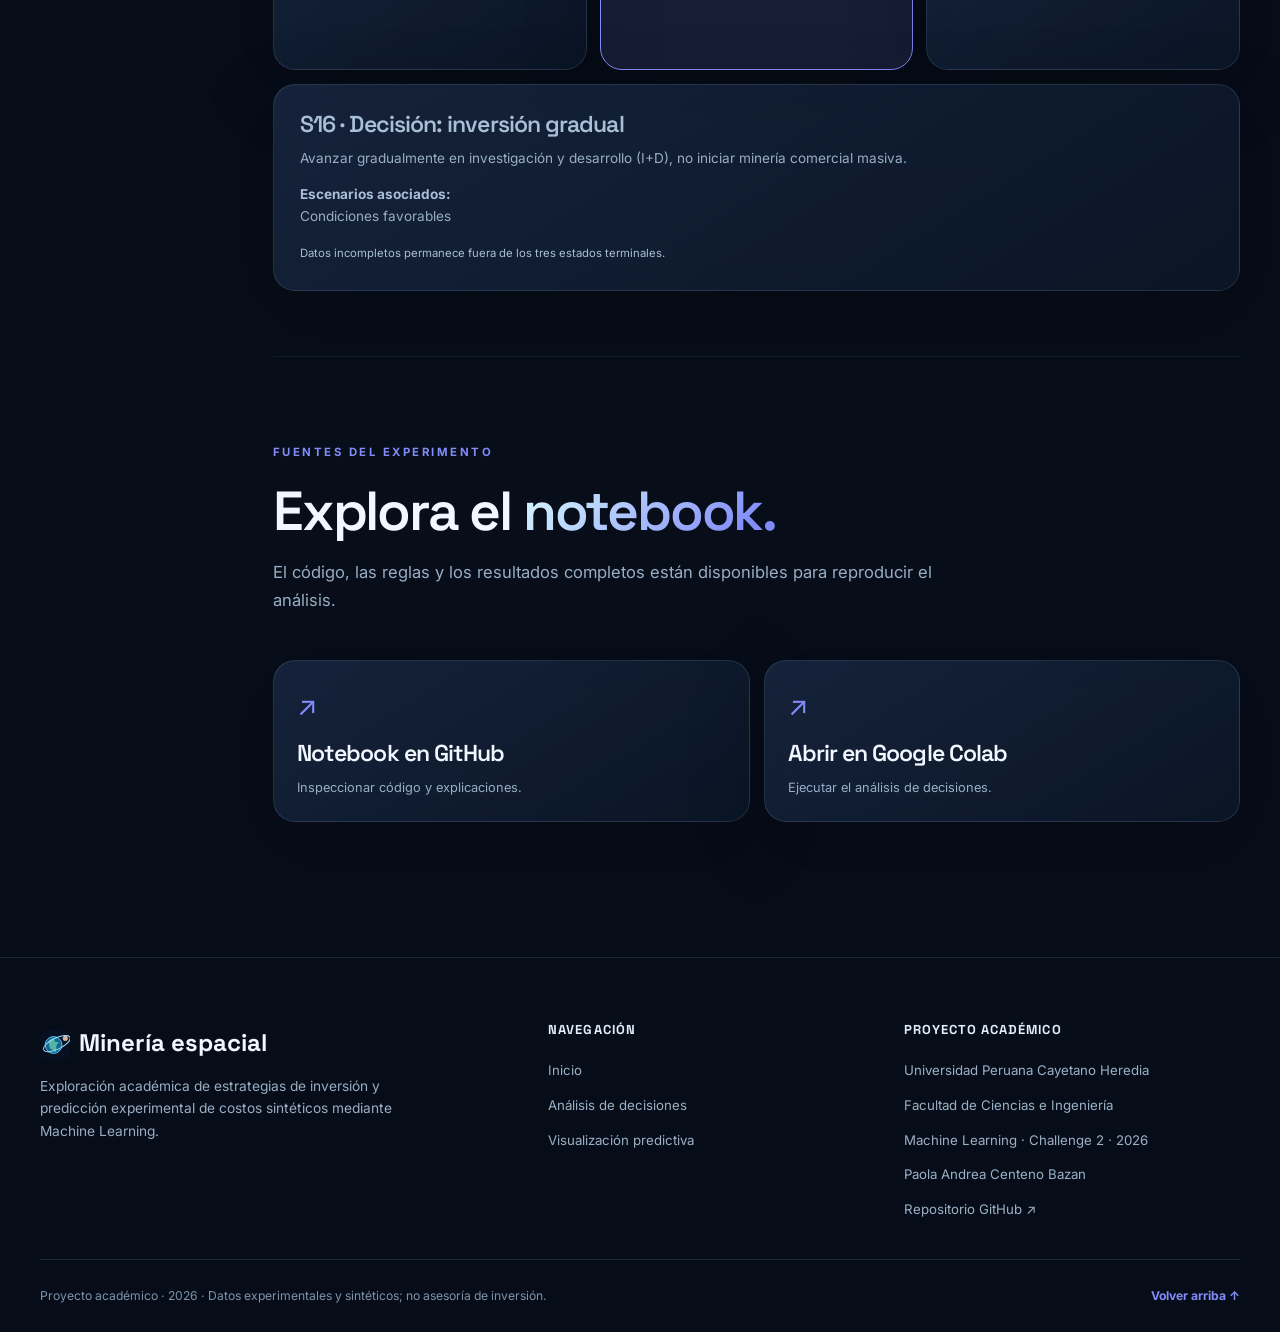
<file: Challenge_2/web/analisis-de-decisiones.html>
<!doctype html><html lang="es"><head><meta charset="utf-8"><meta name="viewport" content="width=device-width,initial-scale=1"><meta name="theme-color" content="#070d1b"><meta name="description" content="Explora 18 estados y 28 transiciones, aplica BFS, DFS y búsqueda exhaustiva a seis escenarios experimentales de minería de asteroides."><title>Análisis de decisiones · Minería espacial</title><link rel="icon" href="assets/favicon.svg" type="image/svg+xml"><link rel="stylesheet" href="styles.css"></head><body data-page="analisis"><div id="stars" aria-hidden="true"></div><div id="site-header"></div><div id="progress" aria-hidden="true"></div><main id="main">
<section id="presentacion" class="section page-hero"><div class="wrap"><div class="page-hero-grid"><div><span class="eyebrow">INVESTIGACIÓN / 01</span><h1>Análisis de <em>decisiones.</em></h1><p class="hero-lead">Exploración del problema mediante estados, reglas y algoritmos de búsqueda. Descubre cómo diferentes condiciones conducen a distintas recomendaciones.</p><a class="btn btn-primary" href="#grafo">Explorar el grafo <span>↘</span></a></div><div class="hero-orbit-card glass"><svg viewBox="0 0 400 260" aria-hidden="true"><g stroke="#818cf8" stroke-width="2" opacity=".67"><path d="M200 34L115 99L66 165M115 99L161 165M200 34L296 99L246 165M296 99L348 165M161 165L220 218M246 165L220 218" fill="none"/></g><g fill="#1b2550" stroke="#a5b4fc" stroke-width="3"><circle cx="200" cy="34" r="15"/><circle cx="115" cy="99" r="15"/><circle cx="296" cy="99" r="15"/><circle cx="66" cy="165" r="15"/><circle cx="161" cy="165" r="15"/><circle cx="246" cy="165" r="15"/><circle cx="348" cy="165" r="15"/></g><circle cx="220" cy="218" r="18" fill="#17675d" stroke="#5eead4" stroke-width="3"/><g fill="#e2e8f0" font-size="13" text-anchor="middle"><text x="200" y="39">S0</text><text x="220" y="223">S16</text></g></svg><div class="hero-orbit-note">Rutas de decisión · Vista conceptual</div></div></div><div class="metric-row"><div><b>18</b><span>Estados</span></div><div><b>28</b><span>Transiciones</span></div><div><b>06</b><span>Escenarios</span></div><div><b>03</b><span>Algoritmos</span></div></div></div></section>
<div class="analysis-layout wrap"><aside class="section-rail" aria-label="Navegación por secciones"><a href="#presentacion">01 · Inicio</a><a href="#fundamentos">02 · Fundamentos</a><a href="#grafo">03 · Grafo</a><a href="#algoritmos">04 · Algoritmos</a><a href="#escenarios">05 · Escenarios</a><a href="#desenlaces">06 · Decisiones</a><a href="#recursos">07 · Recursos</a></aside><div class="analysis-content">
<section id="fundamentos" class="section content-section"><div class="section-heading"><span class="eyebrow">MARCO METODOLÓGICO</span><h2>¿Cómo representamos <span class="text-gradient">el problema?</span></h2><p>Un modelo conceptual académico con estados, reglas SI–ENTONCES y restricciones explícitas. No representa decisiones financieras reales.</p></div><div class="study-box glass"><h3>Problema central</h3><p>La incertidumbre tecnológica, económica y regulatoria dificulta seleccionar estrategias de exploración e inversión en minería de asteroides que puedan justificarse con la evidencia disponible.</p><div class="study-grid"><details class="study-detail"><summary>Objetivos <span>+</span></summary><p>Explorar rutas válidas, comparar BFS, DFS y BF, y producir recomendaciones condicionadas por la evidencia del escenario.</p></details><details class="study-detail"><summary>Variables <span>+</span></summary><p>13 variables cualitativas: evidencia, recursos, factibilidad técnica, economía, marco legal/riesgos, alternativas y resultado de pilotos hipotéticos.</p></details><details class="study-detail"><summary>Operadores <span>+</span></summary><p>Recopilar información, verificar evidencia, evaluar recursos, tecnología, economía, regulación y riesgos; planificar pilotos; recomendar investigar, invertir gradualmente o postergar.</p></details><details class="study-detail"><summary>Restricciones <span>+</span></summary><p>8 reglas formales (R1–R8). Por ejemplo: no evaluar recursos sin evidencia suficiente, no avanzar a inversión gradual sin revisar economía y riesgos, y nunca forzar una transición cuando falta un dato.</p></details></div></div><div class="subtle-note">Las transiciones son reglas experimentales. La búsqueda no optimiza el costo monetario de una inversión.</div></section>
<section id="grafo" class="section content-section"><div class="section-heading"><span class="eyebrow">ESPACIO DE ESTADOS</span><h2>Un sistema de <span class="text-gradient">decisiones conectado.</span></h2><p>Explora el modelo completo o examina únicamente las transiciones habilitadas en cada escenario.</p></div><div class="toolbar glass"><label for="scenario-select">Escenario</label><select id="scenario-select" class="form-control"></select><div class="segmented" aria-label="Visualización del grafo"><button class="is-active" data-graph-view="complete">Grafo completo</button><button data-graph-view="scenario">Grafo del escenario</button></div></div><div class="graph-wrap"><div class="glass graph-area"><div class="graph-legend"><span><i class="dot initial"></i> Inicial</span><span><i class="dot"></i> Intermedio</span><span><i class="dot terminal"></i> Terminal</span><span><i class="dot enabled"></i> Habilitado</span></div><div id="graph-container" class="graph-container" role="group" aria-label="Grafo interactivo de 18 estados"></div><p class="graph-tip">Selecciona un nodo para ver su significado, operadores y transiciones.</p></div><aside class="glass graph-inspector" aria-live="polite"><div class="eyebrow">ESTADO SELECCIONADO</div><div class="inspector-label" id="selected-state-code">S0</div><h3 id="selected-state-title">Oportunidad identificada</h3><p id="selected-state-desc">Estado inicial del modelo.</p><div class="divider-line"></div><h4>Transiciones salientes</h4><div id="selected-state-edges" class="edge-list"></div></aside></div><div id="scenario-warning" class="subtle-note"></div></section>
<section id="algoritmos" class="section content-section"><div class="section-heading"><span class="eyebrow">LABORATORIO DE BÚSQUEDA</span><h2>Observa <span class="text-gradient">cómo razonan</span> los algoritmos.</h2><p>Primero se visualizan los estados evaluados en el orden de búsqueda. Después se destaca la ruta resultante o las rutas terminales enumeradas.</p></div><div class="glass algo-lab"><div class="algo-toolbar"><div class="segmented algo-segment" role="group" aria-label="Algoritmo"><button data-alg="BFS" class="is-active">BFS</button><button data-alg="DFS">DFS</button><button data-alg="BF">BF</button></div><div class="segmented" role="group" aria-label="Modo de lectura"><button data-mode="aprendizaje" class="is-active">Aprendizaje</button><button data-mode="experimentacion">Experimentación</button></div></div><div class="algo-intro"><div><h3 id="algo-title">Búsqueda en anchura</h3><p id="algo-explanation">Explora los estados por niveles mediante una cola.</p></div><div class="alg-mark"><span id="algo-current">S0</span><small>ESTADO ACTUAL</small></div></div><div class="algo-track"><div class="algo-track-head"><span>Estados explorados</span><span id="algo-progress">0 / 0</span></div><div id="algo-steps" class="path-chips"></div><div class="track-line"><div id="algo-progress-line"></div></div></div><div class="algo-actions"><button id="algo-play" class="btn btn-primary" type="button">▶ Reproducir búsqueda</button><button id="algo-reset" class="btn btn-outline" type="button">↺ Reiniciar</button><label for="algo-speed">Velocidad</label><select id="algo-speed" class="form-control small"><option value="900">Lenta</option><option value="520" selected>Normal</option><option value="240">Rápida</option></select></div><div class="algo-result" id="algo-result" aria-live="polite"><strong>Selecciona «Reproducir búsqueda».</strong><p>El resultado aparecerá al finalizar la reproducción.</p></div></div><div class="algo-explainer"><details class="study-detail"><summary>¿Cuál es la diferencia entre BFS, DFS y BF? <span>+</span></summary><p><b>BFS</b>: utiliza una cola, recorre primero niveles próximos y encuentra un camino con el menor número de transiciones si el grafo no está ponderado. <b>DFS</b>: usa una pila, explora una rama en profundidad y retrocede. <b>BF</b>: enumera las rutas simples habilitadas hasta los estados terminales; el conteo puede repetir estados entre rutas.</p></details></div></section>
<section id="escenarios" class="section content-section"><div class="section-heading"><span class="eyebrow">SEIS CASOS EXPERIMENTALES</span><h2>Distintas condiciones. <span class="text-gradient">Distintas rutas.</span></h2><p>Selecciona un escenario para inspeccionar sus supuestos y las rutas que el modelo realmente permite.</p></div><div class="scenario-tile-grid" id="scenario-cards"></div><div class="glass scenario-detail"><div><div class="eyebrow">ESCENARIO SELECCIONADO</div><h3 id="scenario-title">Condiciones favorables</h3><p id="scenario-description"></p><h4>Supuestos del escenario</h4><div class="kv-list" id="scenario-variables"></div></div><div><h4>Resultados del modelo</h4><div id="scenario-routes" class="route-results"></div></div></div><div class="section-subhead"><h3>Comparación de los seis escenarios</h3><p>Resultados obtenidos por la búsqueda exhaustiva BF. «Pendiente» significa que faltan datos, no que existe una decisión negativa.</p></div><div class="table-scroll"><table class="data-table" id="scenarios-table"><thead><tr><th>Escenario</th><th>Rutas completas</th><th>Pendientes</th><th>Decisión</th></tr></thead><tbody></tbody></table></div></section>
<section id="desenlaces" class="section content-section"><div class="section-heading"><span class="eyebrow">DESENLACES DEL MODELO</span><h2>Tres recomendaciones. <span class="text-gradient">Ninguna inversión real.</span></h2><p>Los estados terminales resumen decisiones bajo supuestos experimentales. El sexto escenario se mantiene pendiente.</p></div><div class="outcome-grid" id="outcome-grid"><button data-outcome="S15" class="glass outcome-card"><small>S15 / INVESTIGAR</small><strong>Ampliar investigación</strong><span>Más evidencia antes de decidir</span></button><button data-outcome="S16" class="glass outcome-card is-active"><small>S16 / I+D</small><strong>Inversión gradual</strong><span>Investigación y desarrollo, no minería comercial</span></button><button data-outcome="S17" class="glass outcome-card"><small>S17 / POSTERGAR</small><strong>Postergar inversión</strong><span>Barreras técnicas, económicas o regulatorias</span></button></div><div class="glass outcome-details" id="outcome-details" aria-live="polite"></div></section>
<section id="recursos" class="section content-section"><div class="section-heading"><span class="eyebrow">FUENTES DEL EXPERIMENTO</span><h2>Explora el <span class="text-gradient">notebook.</span></h2><p>El código, las reglas y los resultados completos están disponibles para reproducir el análisis.</p></div><div class="resource-cards"><a class="glass resource-card" href="https://github.com/pao25-ing/Machine_Learning/blob/main/Challenge_2/notebooks/01_Pipeline_Razonamiento_Busqueda_Resultados.ipynb" target="_blank" rel="noopener"><span>↗</span><h3>Notebook en GitHub</h3><p>Inspeccionar código y explicaciones.</p></a><a class="glass resource-card" href="https://colab.research.google.com/github/pao25-ing/Machine_Learning/blob/main/Challenge_2/notebooks/01_Pipeline_Razonamiento_Busqueda_Resultados.ipynb" target="_blank" rel="noopener"><span>↗</span><h3>Abrir en Google Colab</h3><p>Ejecutar el análisis de decisiones.</p></a></div></section>
</div></div></main><div id="site-footer"></div><script src="data/site-data.js"></script><script src="app.js"></script><script src="analisis.js"></script></body></html>
</file>
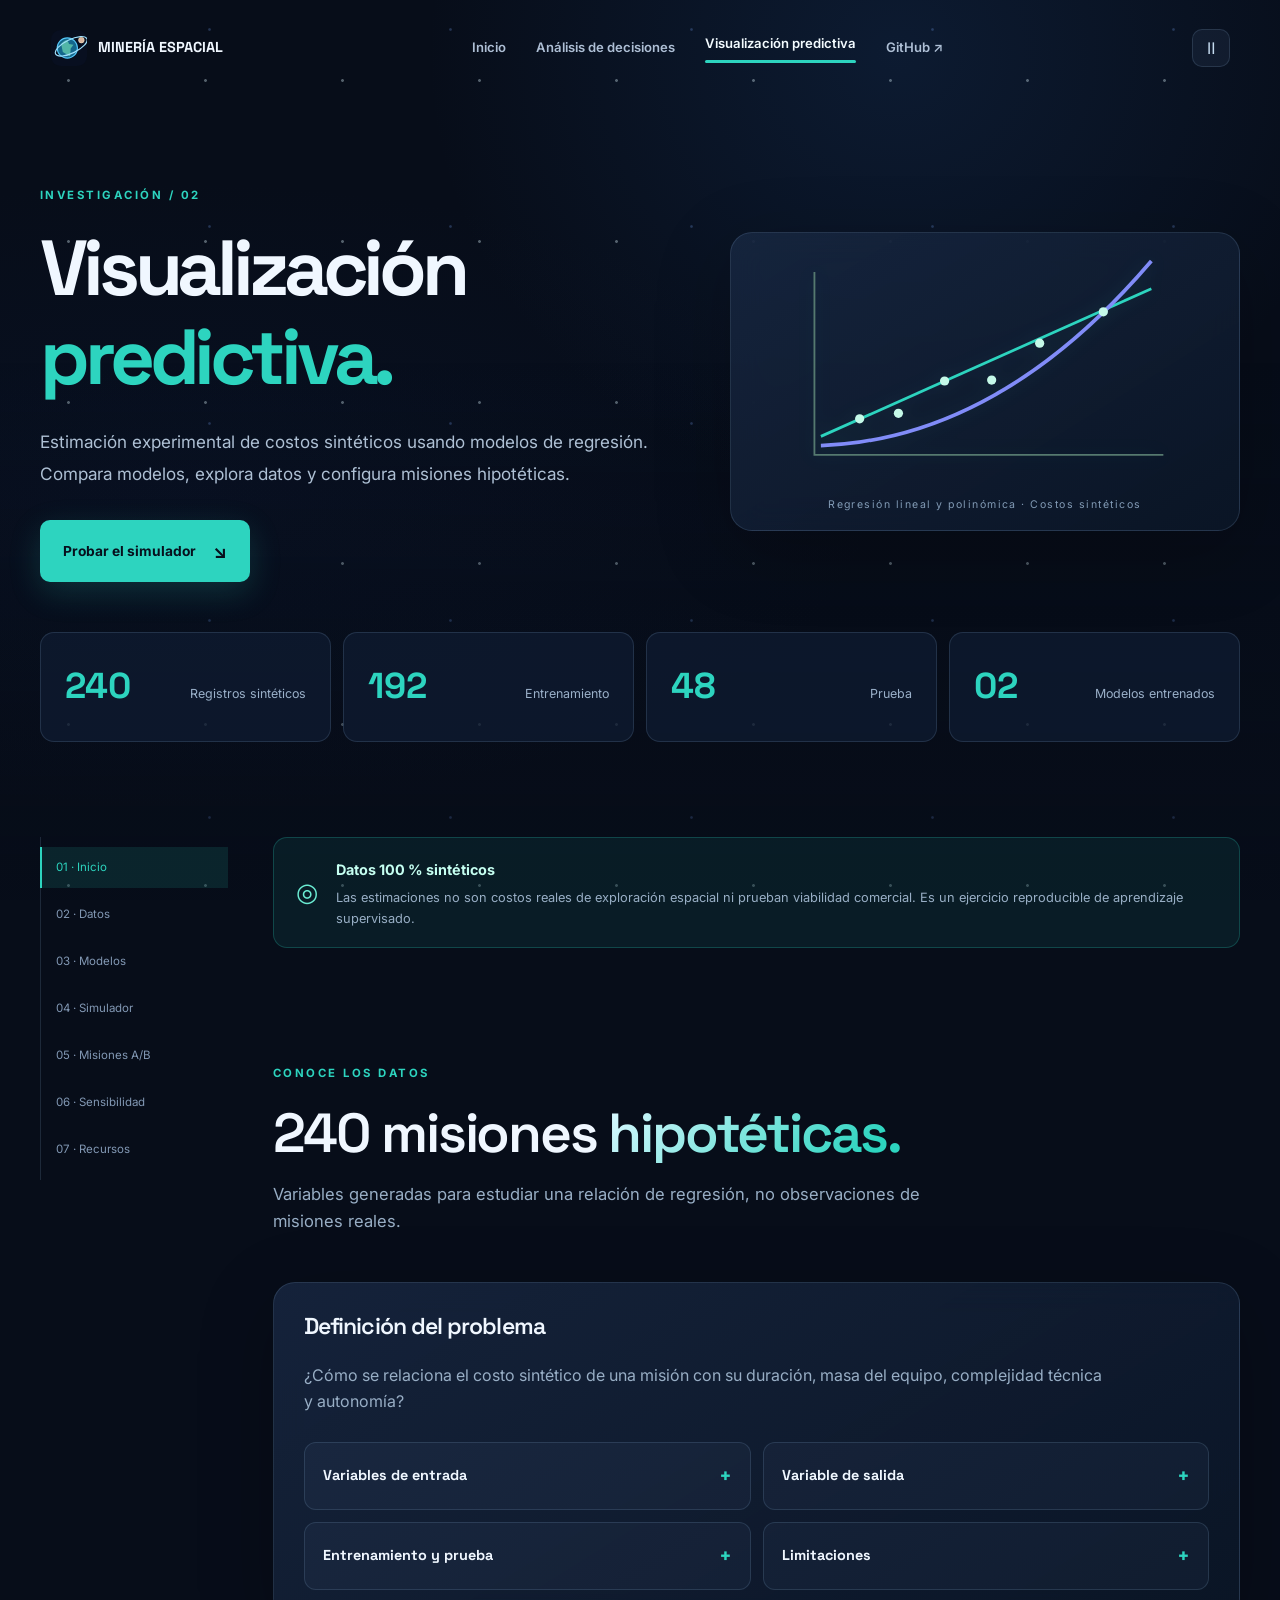
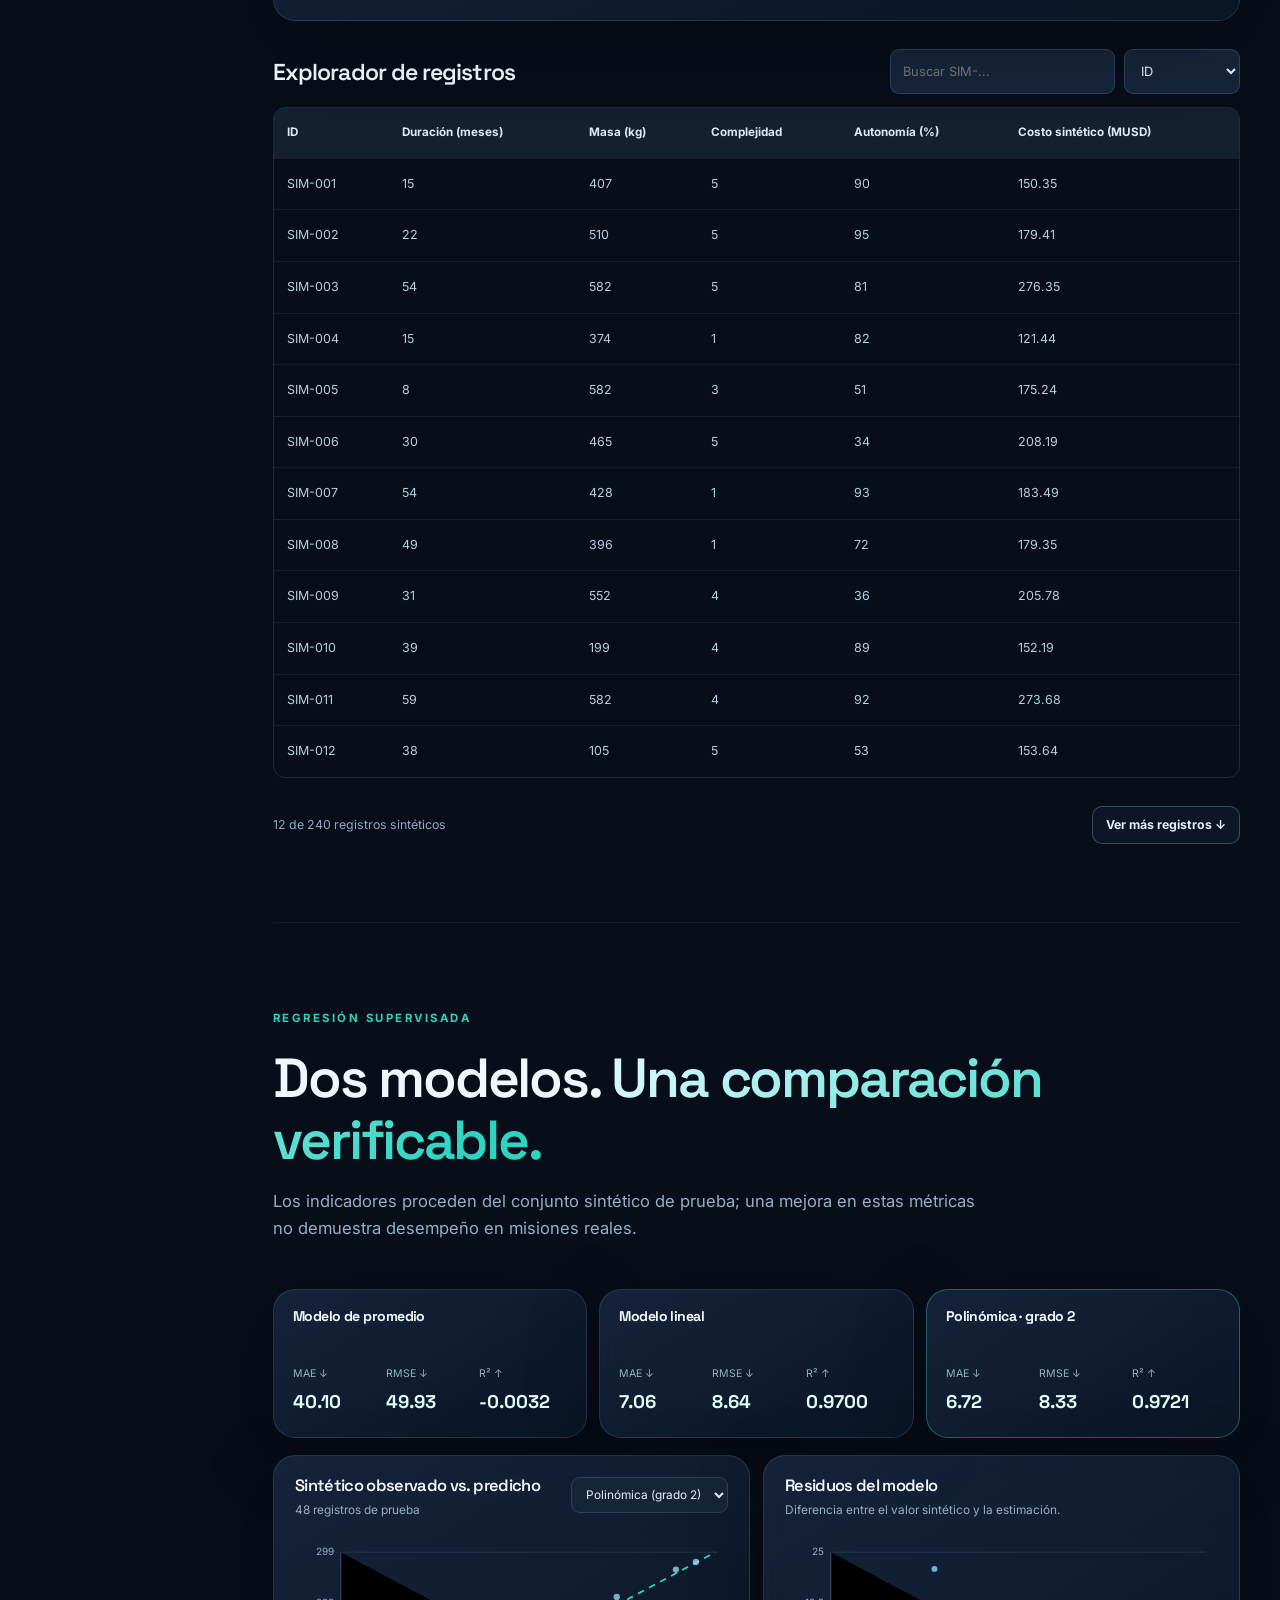
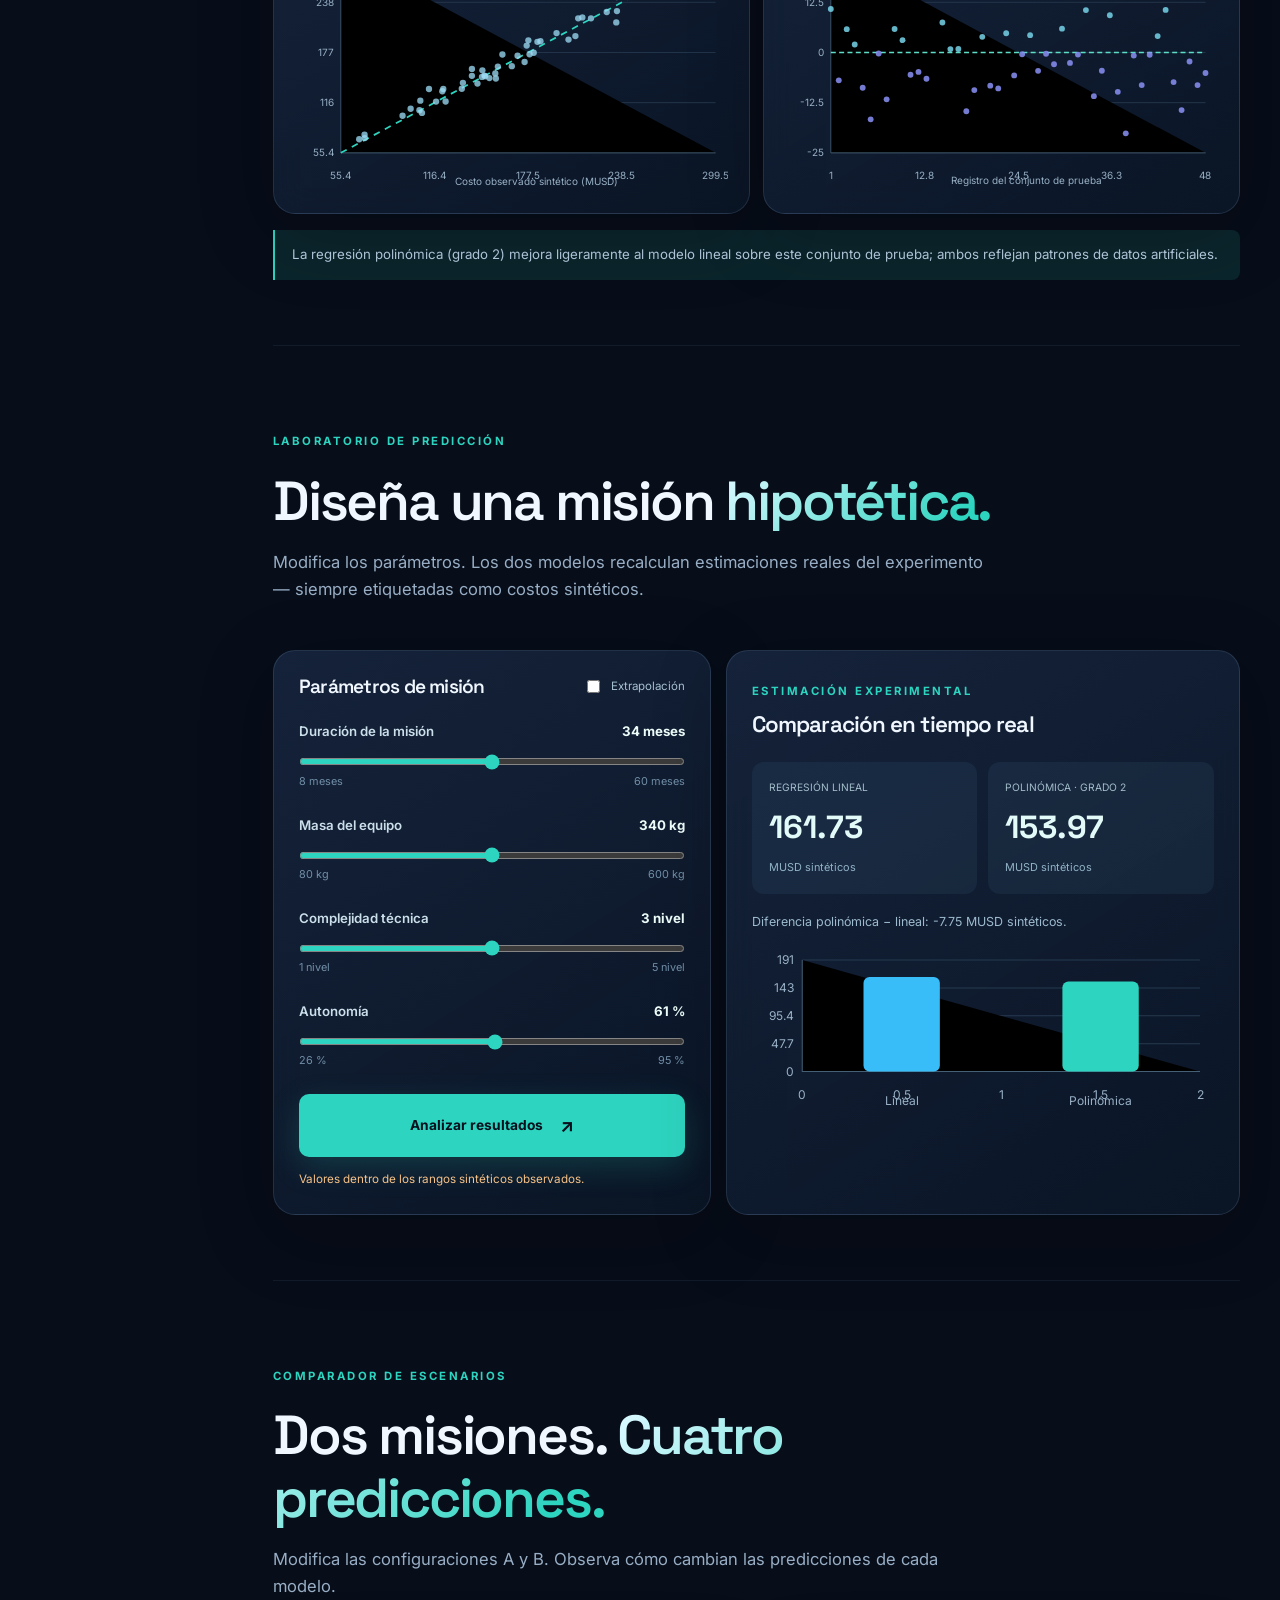
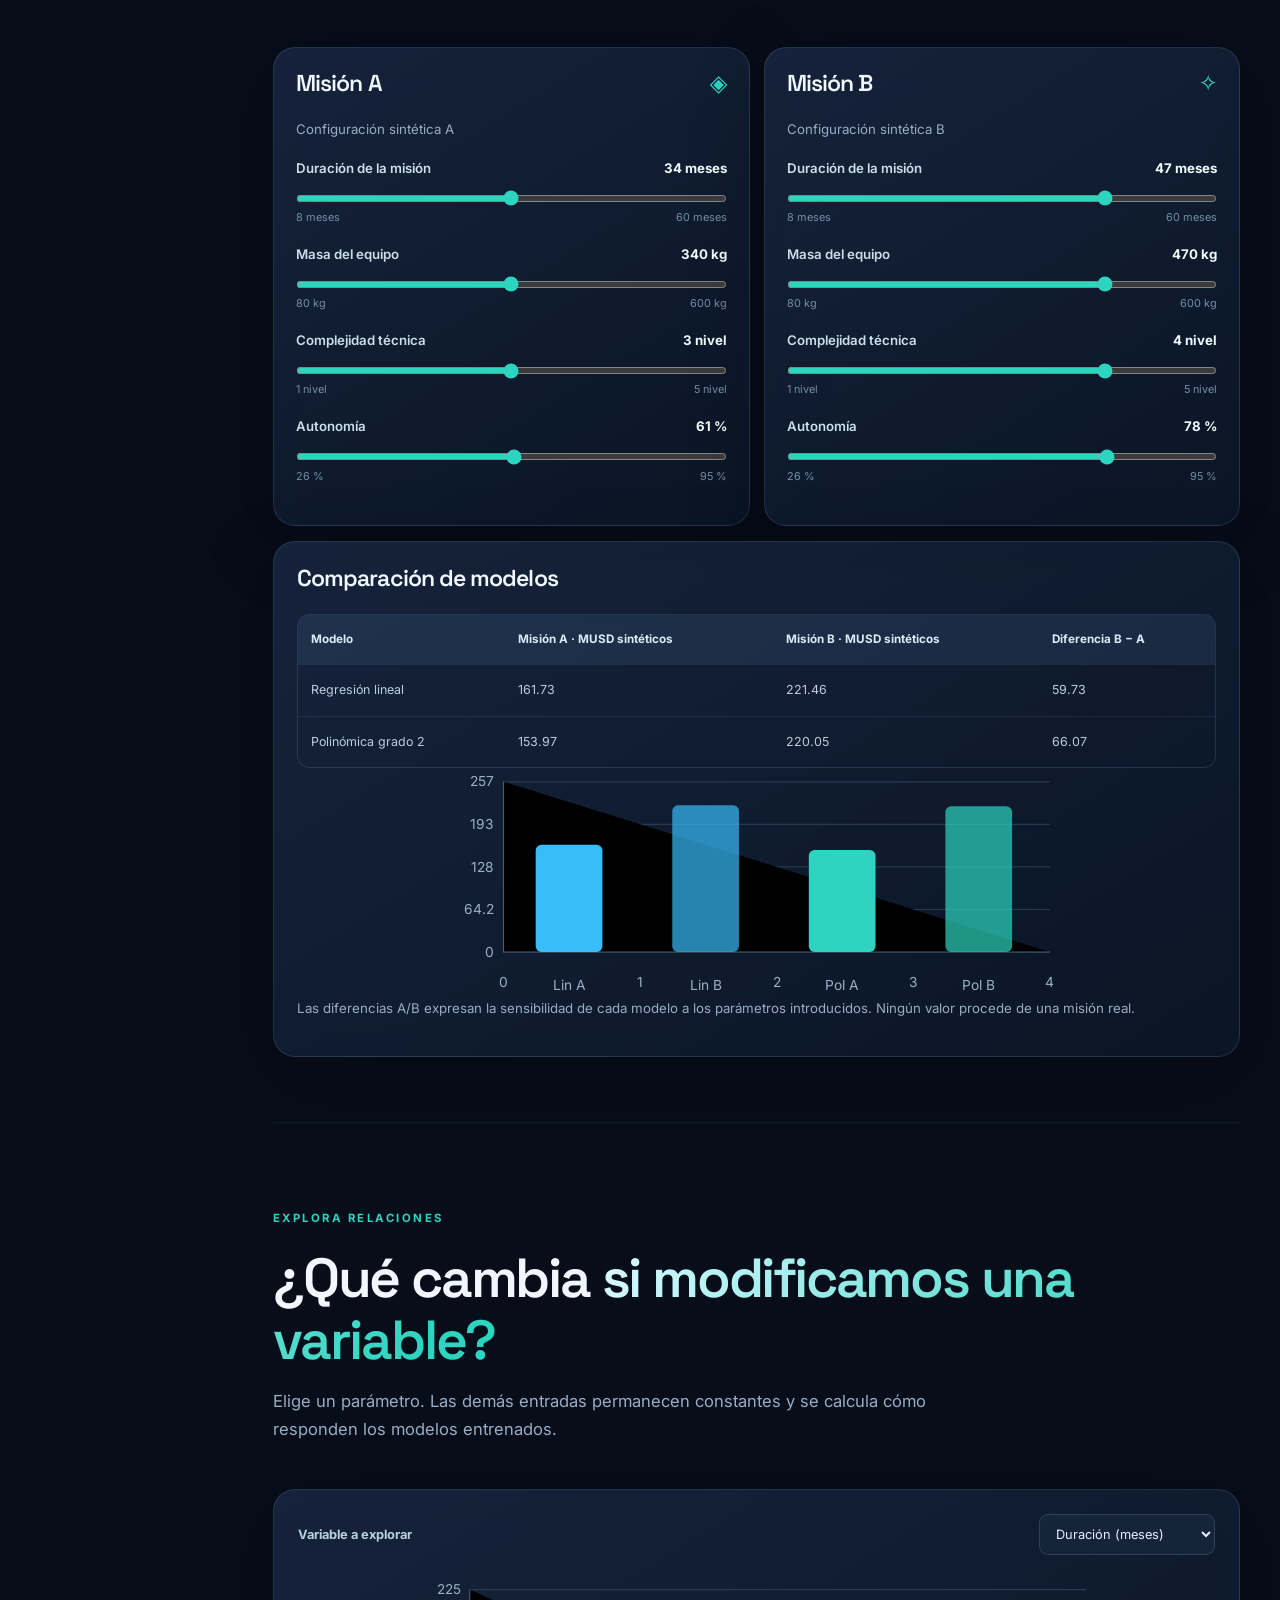
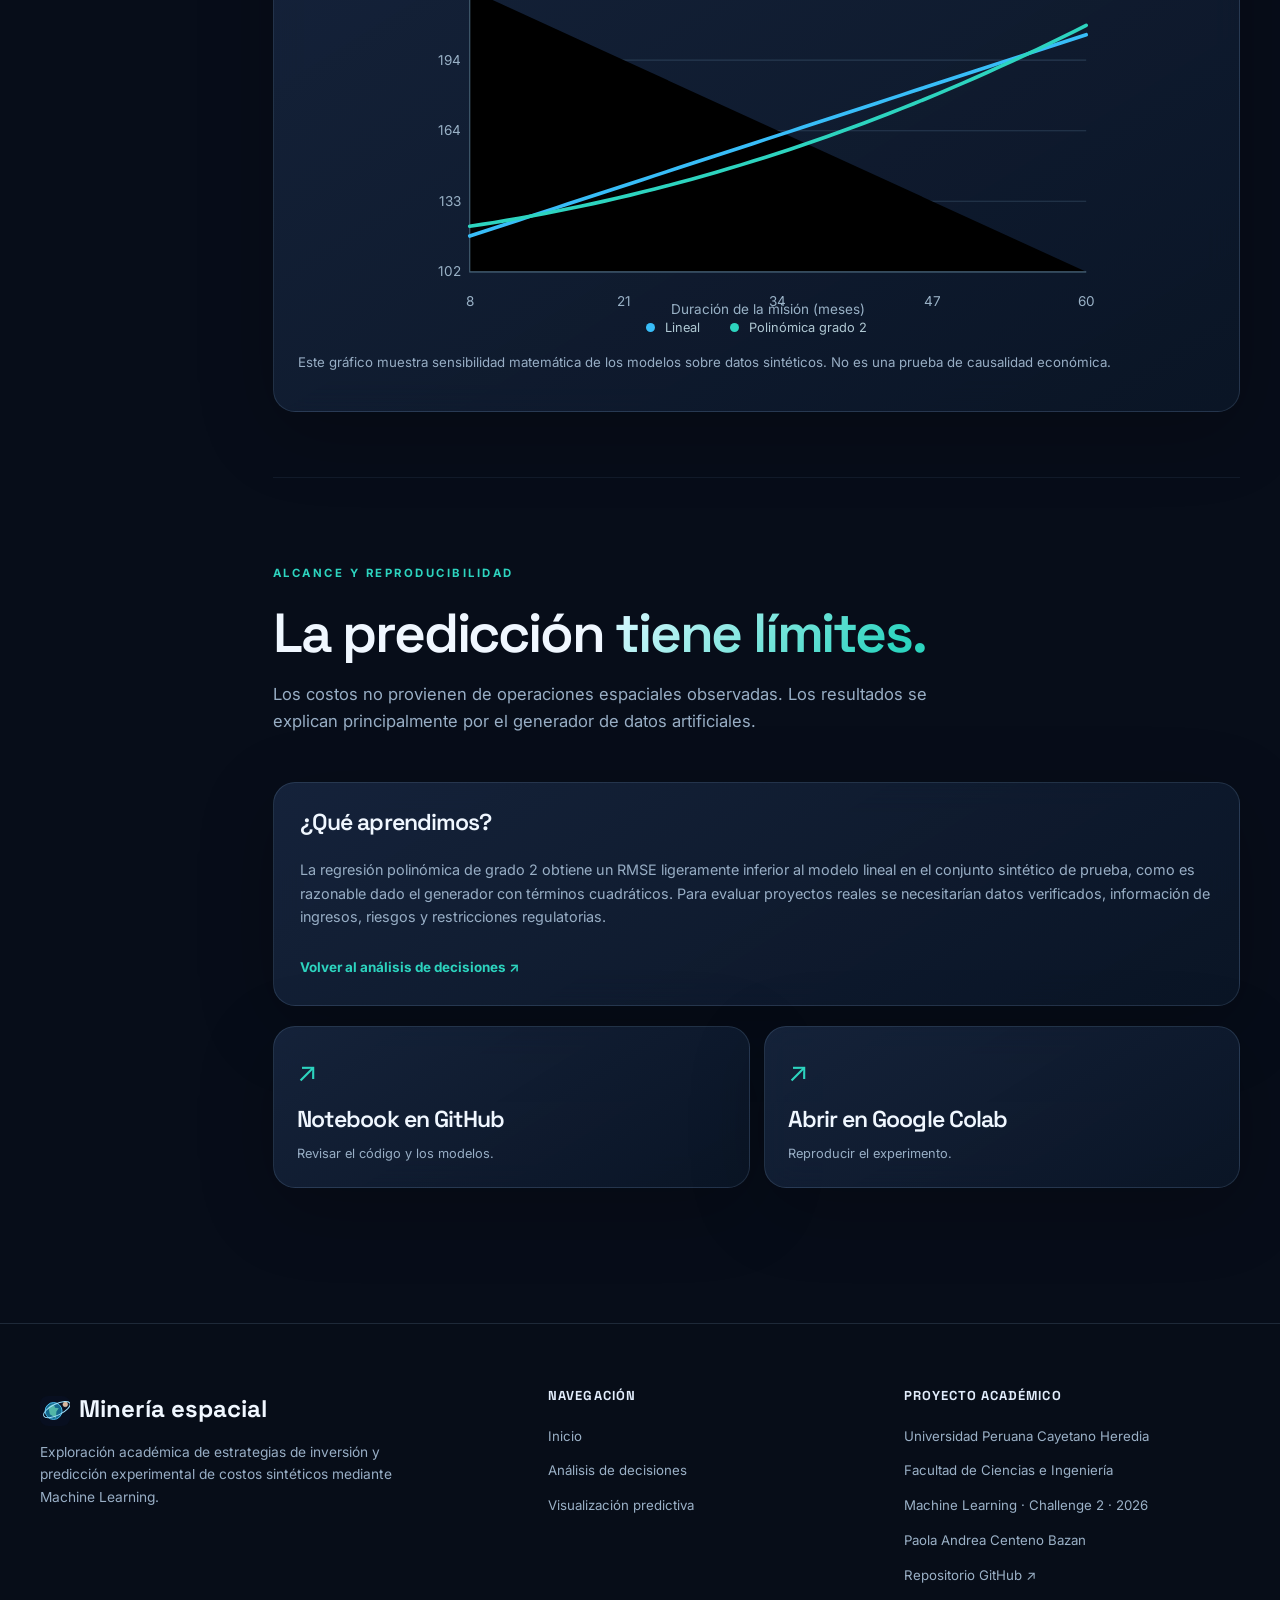
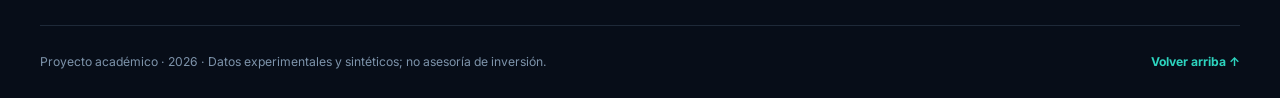
<file: Challenge_2/web/visualizacion-predictiva.html>
<!doctype html><html lang="es"><head><meta charset="utf-8"><meta name="viewport" content="width=device-width,initial-scale=1"><meta name="theme-color" content="#070d1b"><meta name="description" content="Explora 240 misiones sintéticas, compara regresión lineal y polinómica y experimenta con un simulador reproducible de costos hipotéticos."><title>Visualización predictiva · Minería espacial</title><link rel="icon" href="assets/favicon.svg" type="image/svg+xml"><link rel="stylesheet" href="styles.css"></head><body data-page="prediccion"><div id="stars" aria-hidden="true"></div><div id="site-header"></div><div id="progress" aria-hidden="true"></div><main id="main"><section id="presentacion" class="section page-hero"><div class="wrap"><div class="page-hero-grid"><div><span class="eyebrow">INVESTIGACIÓN / 02</span><h1>Visualización <em>predictiva.</em></h1><p class="hero-lead">Estimación experimental de costos sintéticos usando modelos de regresión. Compara modelos, explora datos y configura misiones hipotéticas.</p><a class="btn btn-primary" href="#simulador">Probar el simulador <span>↘</span></a></div><div class="hero-orbit-card glass"><svg viewBox="0 0 440 260" aria-hidden="true"><path d="M35 25V223H413" stroke="#55796f" stroke-width="2" fill="none"/><path d="M42 203L400 43" stroke="#2dd4bf" stroke-width="3" fill="none"/><path d="M42 213Q235 206 400 13" stroke="#818cf8" stroke-width="4" fill="none"/><g fill="#c5f9e8"><circle cx="84" cy="184" r="5"/><circle cx="126" cy="178" r="5"/><circle cx="176" cy="143" r="5"/><circle cx="227" cy="142" r="5"/><circle cx="279" cy="102" r="5"/><circle cx="348" cy="68" r="5"/></g></svg><div class="hero-orbit-note">Regresión lineal y polinómica · Costos sintéticos</div></div></div><div class="metric-row"><div><b>240</b><span>Registros sintéticos</span></div><div><b>192</b><span>Entrenamiento</span></div><div><b>48</b><span>Prueba</span></div><div><b>02</b><span>Modelos entrenados</span></div></div></div></section>
<div class="analysis-layout wrap"><aside class="section-rail" aria-label="Navegación por secciones"><a href="#presentacion">01 · Inicio</a><a href="#datos">02 · Datos</a><a href="#modelos">03 · Modelos</a><a href="#simulador">04 · Simulador</a><a href="#misiones">05 · Misiones A/B</a><a href="#sensibilidad">06 · Sensibilidad</a><a href="#recursos">07 · Recursos</a></aside><div class="analysis-content">
<div class="synthetic-banner"><span>◎</span><div><strong>Datos 100 % sintéticos</strong><p>Las estimaciones no son costos reales de exploración espacial ni prueban viabilidad comercial. Es un ejercicio reproducible de aprendizaje supervisado.</p></div></div>
<section id="datos" class="section content-section"><div class="section-heading"><span class="eyebrow">CONOCE LOS DATOS</span><h2>240 misiones <span class="text-gradient">hipotéticas.</span></h2><p>Variables generadas para estudiar una relación de regresión, no observaciones de misiones reales.</p></div><div class="study-box glass"><h3>Definición del problema</h3><p>¿Cómo se relaciona el costo sintético de una misión con su duración, masa del equipo, complejidad técnica y autonomía?</p><div class="study-grid"><details class="study-detail"><summary>Variables de entrada <span>+</span></summary><p>Duración (meses), masa del equipo (kg), complejidad (escala 1–5) y autonomía (%).</p></details><details class="study-detail"><summary>Variable de salida <span>+</span></summary><p><code>costo_simulado_musd</code>: millones de USD sintéticos, creados mediante una fórmula educativa con ruido.</p></details><details class="study-detail"><summary>Entrenamiento y prueba <span>+</span></summary><p>El notebook utiliza una división 80 % / 20 % (192/48), con semilla aleatoria 42, para comparar modelos entrenados en los mismos datos.</p></details><details class="study-detail"><summary>Limitaciones <span>+</span></summary><p>Los patrones del generador sintético no representan causalidad ni una estimación económica validada para misiones reales.</p></details></div></div><div class="data-preview-head"><h3>Explorador de registros</h3><div class="table-controls"><label for="record-search" class="sr-only">Buscar registro</label><input id="record-search" class="form-control" placeholder="Buscar SIM-..." type="search"><label for="record-sort" class="sr-only">Ordenar datos</label><select id="record-sort" class="form-control"><option value="id_escenario">ID</option><option value="duracion_meses">Duración ↑</option><option value="masa_equipo_kg">Masa ↑</option><option value="costo_simulado_musd">Costo ↑</option><option value="costo_desc">Costo ↓</option></select></div></div><div class="table-scroll"><table class="data-table" id="records-table"><thead><tr><th>ID</th><th>Duración (meses)</th><th>Masa (kg)</th><th>Complejidad</th><th>Autonomía (%)</th><th>Costo sintético (MUSD)</th></tr></thead><tbody></tbody></table></div><div class="table-bottom"><span id="records-count">—</span><button class="btn btn-outline small" id="records-more">Ver más registros ↓</button></div></section>
<section id="modelos" class="section content-section"><div class="section-heading"><span class="eyebrow">REGRESIÓN SUPERVISADA</span><h2>Dos modelos. <span class="text-gradient">Una comparación verificable.</span></h2><p>Los indicadores proceden del conjunto sintético de prueba; una mejora en estas métricas no demuestra desempeño en misiones reales.</p></div><div class="metric-comparison" id="metrics-cards"></div><div class="chart-grid"><div class="glass chart-card"><div class="chart-top"><div><h3>Sintético observado vs. predicho</h3><p>48 registros de prueba</p></div><select class="form-control small" id="chart-model"><option value="poly">Polinómica (grado 2)</option><option value="linear">Lineal</option></select></div><svg id="prediction-scatter" viewBox="0 0 520 300" role="img" aria-label="Diagrama de dispersión de valores sintéticos observados y predichos"></svg></div><div class="glass chart-card"><div class="chart-top"><div><h3>Residuos del modelo</h3><p>Diferencia entre el valor sintético y la estimación.</p></div></div><svg id="residual-chart" viewBox="0 0 520 300" role="img" aria-label="Gráfico de residuos del modelo"></svg></div></div><div class="subtle-note">La regresión polinómica (grado 2) mejora ligeramente al modelo lineal sobre este conjunto de prueba; ambos reflejan patrones de datos artificiales.</div></section>
<section id="simulador" class="section content-section"><div class="section-heading"><span class="eyebrow">LABORATORIO DE PREDICCIÓN</span><h2>Diseña una misión <span class="text-gradient">hipotética.</span></h2><p>Modifica los parámetros. Los dos modelos recalculan estimaciones reales del experimento — siempre etiquetadas como costos sintéticos.</p></div><div class="sim-grid"><div class="glass simulator-form"><div class="sim-top"><h3>Parámetros de misión</h3><label class="toggle-switch"><input id="advanced-toggle" type="checkbox"><span>Extrapolación</span></label></div><div id="sim-controls"></div><button class="btn btn-primary full" id="analyze-button">Analizar resultados <span>↗</span></button><div class="warning-text" id="extrap-warning" aria-live="polite"></div></div><div class="glass simulator-result"><div class="eyebrow">ESTIMACIÓN EXPERIMENTAL</div><h3>Comparación en tiempo real</h3><div class="sim-result-cards"><div><small>REGRESIÓN LINEAL</small><strong id="pred-linear">—</strong><span>MUSD sintéticos</span></div><div><small>POLINÓMICA · GRADO 2</small><strong id="pred-poly">—</strong><span>MUSD sintéticos</span></div></div><div id="prediction-difference" class="sim-delta"></div><svg id="mini-sim-chart" viewBox="0 0 460 160" role="img" aria-label="Comparación de estimaciones sintéticas"></svg><div class="analysis-reveal" id="analysis-reveal" hidden><h4>Interpretación</h4><p id="analysis-description"></p><p>Este cálculo utiliza los coeficientes ajustados sobre los 192 registros sintéticos de entrenamiento. No es una valoración financiera de una misión real.</p></div></div></div></section>
<section id="misiones" class="section content-section"><div class="section-heading"><span class="eyebrow">COMPARADOR DE ESCENARIOS</span><h2>Dos misiones. <span class="text-gradient">Cuatro predicciones.</span></h2><p>Modifica las configuraciones A y B. Observa cómo cambian las predicciones de cada modelo.</p></div><div class="mission-grid" id="mission-grid"></div><div class="glass mission-report"><h3>Comparación de modelos</h3><div class="table-scroll"><table class="data-table"><thead><tr><th>Modelo</th><th>Misión A · MUSD sintéticos</th><th>Misión B · MUSD sintéticos</th><th>Diferencia B − A</th></tr></thead><tbody id="mission-compare-body"></tbody></table></div><svg id="mission-chart" viewBox="0 0 540 200" role="img" aria-label="Comparación de predicciones para dos misiones"></svg><p id="mission-interpretation" class="small-desc"></p></div></section>
<section id="sensibilidad" class="section content-section"><div class="section-heading"><span class="eyebrow">EXPLORA RELACIONES</span><h2>¿Qué cambia <span class="text-gradient">si modificamos una variable?</span></h2><p>Elige un parámetro. Las demás entradas permanecen constantes y se calcula cómo responden los modelos entrenados.</p></div><div class="glass sensitivity-lab"><div class="sensitivity-toolbar"><label for="sensitivity-feature">Variable a explorar</label><select id="sensitivity-feature" class="form-control"><option value="duracion_meses">Duración (meses)</option><option value="masa_equipo_kg">Masa del equipo (kg)</option><option value="complejidad_tecnica">Complejidad técnica</option><option value="autonomia_pct">Autonomía (%)</option></select></div><svg id="sensitivity-chart" viewBox="0 0 620 310" role="img" aria-label="Gráfico de sensibilidad del modelo"></svg><div class="chart-legend"><span><i class="dot" style="background:#38bdf8"></i> Lineal</span><span><i class="dot" style="background:#2dd4bf"></i> Polinómica grado 2</span></div><p class="small-desc">Este gráfico muestra sensibilidad matemática de los modelos sobre datos sintéticos. No es una prueba de causalidad económica.</p></div></section>
<section id="recursos" class="section content-section"><div class="section-heading"><span class="eyebrow">ALCANCE Y REPRODUCIBILIDAD</span><h2>La predicción <span class="text-gradient">tiene límites.</span></h2><p>Los costos no provienen de operaciones espaciales observadas. Los resultados se explican principalmente por el generador de datos artificiales.</p></div><div class="takeaway glass"><h3>¿Qué aprendimos?</h3><p>La regresión polinómica de grado 2 obtiene un RMSE ligeramente inferior al modelo lineal en el conjunto sintético de prueba, como es razonable dado el generador con términos cuadráticos. Para evaluar proyectos reales se necesitarían datos verificados, información de ingresos, riesgos y restricciones regulatorias.</p><a href="analisis-de-decisiones.html" class="text-link">Volver al análisis de decisiones ↗</a></div><div class="resource-cards"><a class="glass resource-card" href="https://github.com/pao25-ing/Machine_Learning/blob/main/Challenge_2/notebooks/02_Pipeline_Prediccion_Visualizacion.ipynb" target="_blank" rel="noopener"><span>↗</span><h3>Notebook en GitHub</h3><p>Revisar el código y los modelos.</p></a><a class="glass resource-card" href="https://colab.research.google.com/github/pao25-ing/Machine_Learning/blob/main/Challenge_2/notebooks/02_Pipeline_Prediccion_Visualizacion.ipynb" target="_blank" rel="noopener"><span>↗</span><h3>Abrir en Google Colab</h3><p>Reproducir el experimento.</p></a></div></section>
</div></div></main><div id="site-footer"></div><script src="data/site-data.js"></script><script src="app.js"></script><script src="prediccion.js"></script></body></html>
</file>
<file: Challenge_2/web/styles.css>
@import url('https://fonts.googleapis.com/css2?family=Inter:wght@400;500;600;700;800&family=Space+Grotesk:wght@400;500;600;700&display=swap');
:root{--bg:#070d19;--surface:#101b2d;--surface2:#152238;--text:#f0f7ff;--muted:#98aec5;--line:rgba(160,200,240,.15);--accent:#38bdf8;--accent-rgb:56,189,248;--soft:rgba(56,189,248,.1);--radius:22px;--sans:Inter,system-ui,-apple-system,sans-serif;--display:'Space Grotesk',Inter,system-ui,sans-serif}body[data-page="analisis"]{--accent:#818cf8;--accent-rgb:129,140,248;--soft:rgba(129,140,248,.13)}body[data-page="prediccion"]{--accent:#2dd4bf;--accent-rgb:45,212,191;--soft:rgba(45,212,191,.12)}*{box-sizing:border-box}html{scroll-behavior:smooth;scroll-padding-top:100px}body{margin:0;min-width:320px;color:var(--text);background:#070d19;font-family:var(--sans);line-height:1.65;-webkit-font-smoothing:antialiased;overflow-x:hidden}body::before{content:"";position:fixed;inset:0;z-index:-2;pointer-events:none;background:radial-gradient(ellipse at 70% 6%,rgba(30,72,129,.23),transparent 37%),radial-gradient(ellipse at 14% 55%,rgba(17,40,91,.13),transparent 45%),#070d19}body::after{content:"";position:fixed;inset:0;z-index:-1;pointer-events:none;background:linear-gradient(0deg,rgba(7,13,25,.35),transparent 60%)}#stars{position:fixed;inset:0;z-index:-1;opacity:.56;pointer-events:none;background-image:radial-gradient(circle,rgba(223,245,255,.64) 1px,transparent 1.8px),radial-gradient(circle,rgba(123,171,255,.46) .8px,transparent 1.8px);background-position:0 0,89px 128px;background-size:137px 161px,241px 197px;animation:star-drift 120s linear infinite}@keyframes star-drift{to{background-position:137px 161px,330px 325px}}a{color:inherit;text-decoration:none}button,input,select{font:inherit}button{cursor:pointer}button:disabled{cursor:not-allowed;opacity:.48}a,button,input,select,summary{outline-offset:4px}a:focus-visible,button:focus-visible,input:focus-visible,select:focus-visible,summary:focus-visible{outline:2px solid var(--accent)}h1,h2,h3,h4,p{margin-top:0}h1,h2,h3,h4{font-family:var(--display);letter-spacing:-.04em;line-height:1.13}p{color:var(--muted)}h1{font-size:clamp(3.3rem,6.1vw,6.4rem);font-weight:700;letter-spacing:-.066em}h2{font-size:clamp(2.15rem,4.3vw,4.4rem);font-weight:600}h3{font-size:clamp(1.18rem,1.8vw,1.55rem);font-weight:600}em{font-style:normal;color:var(--accent)}.text-gradient{color:var(--accent);background:linear-gradient(135deg,#d6f8ff 5%,var(--accent) 86%);background-clip:text;-webkit-background-clip:text;-webkit-text-fill-color:transparent}.wrap{width:min(1220px,calc(100% - 80px));margin:0 auto}.section{position:relative}.eyebrow,.section-ornament{display:inline-flex;align-items:center;gap:9px;color:var(--accent);font-size:.71rem;font-weight:700;text-transform:uppercase;letter-spacing:.22em}.section-heading{max-width:840px;margin-bottom:46px}.section-heading h2{margin:17px 0}.section-heading p{max-width:720px;font-size:1.04rem}.section-heading.center{text-align:center;margin:0 auto 46px}.section-heading.center p{margin-inline:auto}.glass{background:linear-gradient(148deg,rgba(25,41,68,.78),rgba(11,22,39,.9));border:1px solid var(--line);border-radius:var(--radius);box-shadow:0 20px 76px rgba(0,0,0,.22);backdrop-filter:blur(16px)}.btn{display:inline-flex;align-items:center;justify-content:center;gap:17px;border:1px solid transparent;padding:15px 22px;border-radius:10px;font-size:.86rem;font-weight:700;min-height:50px;transition:transform .25s,background .25s,box-shadow .25s}.btn span:last-child{font-size:1.15rem}.btn:hover{transform:translateY(-3px)}.btn-primary{background:var(--accent);color:#07101d;box-shadow:0 10px 32px rgba(var(--accent-rgb),.18)}.btn-primary:hover{box-shadow:0 15px 36px rgba(var(--accent-rgb),.32)}.btn-outline{border-color:rgba(196,221,255,.25);background:rgba(16,29,49,.65);color:#e3edfc}.btn-outline:hover{border-color:var(--accent);background:var(--soft)}.btn.full{width:100%}.btn.small{min-height:36px;padding:8px 13px;font-size:.77rem}.small-desc{font-size:.83rem;color:var(--muted)}.sr-only{position:absolute;left:-9999px;width:1px;height:1px;overflow:hidden}.subtle-note{background:var(--soft);border-left:2px solid var(--accent);padding:14px 17px;color:#bad0e4;border-radius:0 8px 8px 0;font-size:.83rem;margin-top:16px}#progress{position:fixed;top:0;left:0;width:0;height:2px;background:var(--accent);z-index:110;box-shadow:0 0 14px var(--accent);transition:width .08s linear}#site-header{position:absolute;z-index:100;top:0;left:0;right:0;height:86px}.navbar{height:72px;margin:12px auto;width:min(1260px,calc(100% - 55px));padding:0 23px;display:flex;align-items:center;justify-content:space-between;gap:22px;position:relative;transition:all .3s}.navbar.is-scrolled{position:fixed;left:50%;top:2px;transform:translateX(-50%);border:1px solid rgba(173,214,255,.15);background:rgba(9,18,35,.88);backdrop-filter:blur(22px);border-radius:18px;box-shadow:0 15px 46px rgba(0,0,0,.24)}.brand{display:flex;align-items:center;gap:11px;font-family:var(--display);font-weight:700;font-size:.9rem;white-space:nowrap}.brand img{width:36px;height:36px}.nav-links{display:flex;align-items:center;gap:30px}.nav-links a{color:#aebfd5;font-size:.82rem;font-weight:600;transition:color .2s}.nav-links a:hover,.nav-links a[aria-current="page"]{color:#f3fbff}.nav-links a[aria-current="page"]::after{content:"";height:3px;width:100%;background:var(--accent);display:block;border-radius:4px;margin-top:6px}.nav-utilities{display:flex;align-items:center;gap:10px}.icon-btn{display:inline-flex;justify-content:center;align-items:center;min-height:38px;min-width:38px;color:#c4dbef;background:rgba(122,165,208,.08);border:1px solid var(--line);border-radius:10px;font-size:1rem}.icon-btn:hover{background:var(--soft)}#menu-button{display:none}#motion-button[aria-pressed="true"]{color:var(--accent)}.hero{min-height:800px;height:min(970px,100svh);display:flex;align-items:center;position:relative;isolation:isolate;overflow:hidden}.hero::before{content:"";position:absolute;inset:8% 0 0;background:radial-gradient(ellipse at 71% 48%,rgba(35,96,144,.18),transparent 39%);z-index:-1}.hero-grid{display:grid;grid-template-columns:1.04fr .96fr;align-items:center;min-height:700px}.hero-copy{position:relative;z-index:4;padding-top:60px}.hero-copy h1{margin:26px 0 24px;max-width:750px}.hero-lead{font-size:clamp(1rem,1.34vw,1.15rem);line-height:1.9;max-width:610px;color:#aec0d4}.tiny-pulse{width:7px;height:7px;border-radius:50%;background:var(--accent);box-shadow:0 0 18px var(--accent)}.hero-actions{display:flex;flex-wrap:wrap;gap:14px;margin-top:34px}.hero-footnote{position:absolute;bottom:-132px;color:#687e97;font-weight:700;letter-spacing:.24em;font-size:.62rem}.down-scroll{font-size:1.5rem;display:inline-block;margin-right:9px;vertical-align:middle}.cosmos-stage{position:relative;height:720px;perspective:1000px;transform-style:preserve-3d;pointer-events:none;animation:arrive 1.3s ease both}.planet{width:690px;height:690px;position:absolute;top:1%;left:-9%;object-fit:contain;filter:drop-shadow(0 0 67px rgba(40,132,225,.16));animation:earth-float 14s ease-in-out infinite}.asteroid{position:absolute;width:300px;top:57%;left:47%;filter:drop-shadow(12px 15px 35px rgba(0,0,0,.75));animation:asteroid-float 10s ease-in-out infinite;transform-origin:center}.earth-halo{position:absolute;width:620px;height:620px;border-radius:50%;background:radial-gradient(circle,rgba(15,119,209,.09) 50%,rgba(22,90,171,.11) 59%,transparent 71%);top:6%;left:0;filter:blur(26px)}.orbit{position:absolute;border:1px solid rgba(77,160,227,.2);width:660px;height:270px;border-radius:50%;top:35%;left:-4%;transform:rotate(-25deg)}.orbit-two{transform:rotate(24deg);opacity:.43}.celestial-label{position:absolute;font-family:var(--display);font-size:.56rem;letter-spacing:.24em;color:#8db8dd}.label-earth{top:16%;right:0}.label-rock{bottom:14%;right:4%}.cosmos-glint{position:absolute;width:4px;height:4px;background:#dbecff;border-radius:50%;box-shadow:0 0 17px 4px #6faaf1}.glint-a{top:18%;left:16%}.glint-b{top:70%;right:9%}@keyframes earth-float{50%{transform:translateY(-14px) rotate(2deg)}}@keyframes asteroid-float{50%{transform:translate(-13px,-18px) rotate(6deg)}}@keyframes arrive{from{opacity:0;transform:translateY(16px) scale(.97)}to{opacity:1;transform:none}}.hero-grid-floor{position:absolute;bottom:0;height:1px;width:100%;background:linear-gradient(90deg,transparent,rgba(56,189,248,.25),transparent)}.intro-strip{padding:70px 0;border-bottom:1px solid var(--line);background:linear-gradient(90deg,rgba(13,30,54,.4),transparent)}.intro-inner{display:grid;grid-template-columns:170px 1fr 70px;gap:35px;align-items:center}.intro-inner h2{font-size:clamp(1.8rem,3vw,2.7rem);margin:0 0 9px}.intro-inner p{margin:0;font-size:.87rem}.intro-symbol{font-size:3rem;color:#305579}.infographic{padding:145px 0 120px}.sub-quote{margin:18px 0 0;display:inline-block;padding:9px 16px;border-left:2px solid var(--accent);font-size:.9rem;color:#d3eafe;background:rgba(56,189,248,.065)}.story-grid{display:grid;grid-template-columns:repeat(2,minmax(0,1fr));gap:19px}.story-card{padding:31px;min-width:0;transition:transform .3s,border-color .3s}.story-card:hover,.gateway-card:hover{transform:translateY(-6px);border-color:rgba(var(--accent-rgb),.42)}.chapter-label{display:flex;align-items:center;gap:13px;color:#adc3db;font-size:.69rem;font-weight:700;letter-spacing:.13em}.chapter-label span{font-family:var(--display);display:inline-grid;place-items:center;width:40px;height:40px;border-radius:12px;background:var(--soft);border:1px solid rgba(var(--accent-rgb),.25);color:var(--accent);font-size:1.14rem}.story-card h3{font-size:1.65rem;margin:18px 0 12px}.story-card p{font-size:.88rem;line-height:1.75}.market-chart{display:grid;grid-template-columns:1fr 150px;gap:14px;align-items:center;margin:17px 0}.market-graph{display:flex;align-items:end;justify-content:space-around;height:180px;gap:0;border-bottom:1px solid rgba(173,210,247,.2);position:relative}.market-col{z-index:2;display:flex;flex-direction:column;justify-content:end;align-items:center;height:100%;max-width:110px;flex:1}.market-col strong{font-size:.75rem;text-align:center;margin-bottom:8px;line-height:1.3;color:#d8ebfa}.market-col>span{font-size:.74rem;margin-top:8px;color:#a6bdd6}.bar{width:66px;background:linear-gradient(#67dcff,#1468aa);min-height:30px;border-radius:5px 5px 0 0;box-shadow:0 0 20px rgba(56,189,248,.13)}.bar-tall{background:linear-gradient(#a7f2ff,#378de4)}.growth-arrow{position:absolute;width:140px;left:22%;top:23%;z-index:1}.cagr{text-align:center;padding:14px;background:rgba(56,189,248,.07);border-radius:14px}.cagr small{font-size:.56rem;color:#a8bfd7;letter-spacing:.08em}.cagr strong{display:block;color:var(--accent);font-family:var(--display);font-size:2.55rem;line-height:1.3}.fact-pair{display:grid;grid-template-columns:1fr 1fr;gap:12px}.fact-pair>div{background:rgba(103,148,194,.08);padding:14px;border-radius:12px;display:flex;flex-direction:column;gap:4px}.fact-pair strong{color:#c6eeff;font-size:1.5rem}.fact-pair span{font-size:.76rem;color:#a8bfd7}.callout-line{margin:20px 0 0!important;background:rgba(91,155,206,.08);border-radius:10px;padding:12px 15px;border-left:2px solid rgba(var(--accent-rgb),.65);color:#c4daee!important;font-size:.81rem!important}.company-grid{display:grid;grid-template-columns:1fr 1fr;gap:11px;margin:26px 0}.company-grid div{min-height:74px;padding:17px 8px;background:rgba(153,197,238,.07);border:1px solid rgba(158,196,232,.07);border-radius:12px;display:flex;justify-content:center;align-items:center;flex-wrap:wrap;text-align:center;gap:4px;font-family:var(--display);font-weight:700;font-size:.8rem;letter-spacing:.015em}.company-grid small{display:block;width:100%;font-size:.57rem;color:#96b9d6}.company-grid b{color:#80d9ff}.icon-matrix{display:grid;grid-template-columns:repeat(3,1fr);gap:10px;margin:22px 0}.icon-matrix>div{background:rgba(114,177,226,.06);border:1px solid rgba(132,182,223,.07);padding:12px 8px;min-height:104px;text-align:center;display:flex;align-items:center;justify-content:center;flex-direction:column;border-radius:12px;font-size:.73rem;line-height:1.4;color:#cbdeee}.icon-matrix span{font-size:1.65rem;color:var(--accent);margin-bottom:5px}.mineral-grid{display:grid;grid-template-columns:repeat(4,1fr);gap:9px;margin:20px 0}.mineral-grid>div{text-align:center;font-size:.65rem;display:flex;flex-direction:column;gap:10px;align-items:center;line-height:1.4;color:#c2d3e7}.mineral{display:block;width:62px;height:62px;clip-path:polygon(24% 0%,78% 4%,99% 47%,64% 100%,20% 92%,0 45%);filter:drop-shadow(0 5px 12px rgba(0,0,0,.4));background:radial-gradient(at 26% 14%,#cedbdc,#65747f 40%,#303640 70%,#a5bac7 94%);transform:rotate(-9deg)}.mineral-nickel{background:radial-gradient(at 23% 18%,#d0d6dc,#6d7280 38%,#2e374c 74%,#94b3c6)}.mineral-cobalt{background:radial-gradient(at 25% 25%,#a7c3df,#315e99 47%,#0d234f 80%,#76a7d2)}.mineral-rare{background:radial-gradient(at 17% 18%,#c5a26b,#765f3f 43%,#332825 80%,#dfc6a6)}.uses{display:grid;grid-template-columns:1fr 1fr;gap:8px;margin:16px 0}.uses span{font-size:.72rem;color:#aed4e6;background:rgba(91,155,206,.075);border-radius:9px;padding:10px;text-align:center}.robot-art{display:grid;grid-template-columns:140px 1fr;gap:15px;align-items:center;background:rgba(100,145,179,.08);border-radius:12px;padding:15px}.robot-graphic{font-size:5rem;text-align:center;filter:drop-shadow(0 8px 25px #3677b9);color:#a7c2de}.robot-art>div:last-child{display:flex;flex-direction:column;gap:4px}.robot-art strong{color:#c5e9fc}.robot-art span{font-size:.77rem;color:#b9d0e4}.alliance{display:flex;align-items:center;justify-content:center;gap:12px;font-family:var(--display);font-weight:700;font-size:.82rem;padding:17px;margin:15px 0;background:rgba(77,145,192,.09);border-radius:10px}.alliance span{color:var(--accent);font-size:1.3rem}.known-grid{display:grid;grid-template-columns:1fr 1fr;gap:12px}.known,.unknown{background:rgba(45,212,191,.07);border:1px solid rgba(45,212,191,.17);padding:15px;border-radius:14px}.unknown{background:rgba(242,169,103,.065);border-color:rgba(242,169,103,.24)}.known h4,.unknown h4{font-size:.82rem;margin:0 0 10px;color:#80e3c7}.unknown h4{color:#ffc68c}.known ul,.unknown ul{list-style:none;padding:0;margin:0}.known li,.unknown li{font-size:.74rem;line-height:1.55;padding:7px 0;border-top:1px solid rgba(167,220,236,.09);color:#c0d5e6}.statement{margin-top:26px;display:flex;align-items:center;gap:25px;padding:33px}.statement-icon{font-size:3.2rem;color:var(--accent)}.statement h3{font-size:clamp(1.5rem,2.3vw,2.25rem);margin:0 0 9px}.statement p{margin:0}.infographic-note{margin-top:18px;font-size:.73rem;color:#7e94ac}.section-context,.conclusion-section,.gateway{padding:130px 0}.section-context{background:radial-gradient(ellipse at 47% 39%,rgba(38,79,133,.12),transparent 70%)}.context-layout{display:grid;grid-template-columns:minmax(0,1.4fr) minmax(285px,.7fr);gap:26px;align-items:start}.context-stack{perspective:1400px}.context-level{padding:23px;border:1px solid rgba(132,177,229,.18);border-radius:17px;background:linear-gradient(135deg,rgba(22,45,75,.91),rgba(13,26,45,.87));text-align:center;box-shadow:0 20px 60px rgba(0,0,0,.25);transform:rotateX(5deg);transition:transform .3s}.context-level:hover{transform:rotateX(0)}.context-final{border-color:rgba(45,212,191,.35)}.level-index{font-size:.65rem;letter-spacing:.19em;color:#8dadc9;margin-bottom:14px;font-weight:700}.context-node-grid{display:grid;grid-template-columns:repeat(3,1fr);gap:8px}.context-node{width:100%;border-radius:10px;border:1px solid rgba(124,172,221,.19);background:rgba(80,124,177,.1);padding:13px 7px;color:#c1d9f0;font-weight:600;font-size:.78rem;transition:all .25s}.context-node:hover,.context-node.is-active{background:rgba(56,189,248,.19);border-color:var(--accent);color:#e8fbff;box-shadow:0 0 25px rgba(56,189,248,.08)}.context-link{height:36px;width:2px;background:linear-gradient(var(--accent),rgba(56,189,248,.18));margin:auto;position:relative}.context-link::after{content:"";position:absolute;bottom:0;left:-4px;border-left:5px solid transparent;border-right:5px solid transparent;border-top:7px solid var(--accent)}.context-goals{font-size:.75rem;margin:18px 0 0;color:#9cc7db}.context-detail{position:sticky;top:110px;padding:31px}.context-detail h3{margin:18px 0}.context-detail p{font-size:.9rem}.detail-relationship{margin-top:25px;padding:16px;border-radius:12px;background:var(--soft);color:#c9d9ed;font-size:.82rem}.strategy-pills{display:flex;flex-wrap:wrap;gap:10px;margin-bottom:25px}.chip{border:1px solid var(--line);background:rgba(29,49,75,.65);color:#adc2d9;border-radius:30px;padding:10px 18px;font-size:.83rem;font-weight:600}.chip:hover,.chip.is-active{color:#061421;border-color:var(--accent);background:var(--accent)}.two-strategies{display:grid;grid-template-columns:1fr 1fr;gap:20px}.strategy-card{padding:34px;min-height:340px}.strategy-gradual{border-color:rgba(45,212,191,.38);background:linear-gradient(145deg,rgba(13,68,73,.52),rgba(12,27,40,.93))}.strategy-marker{font-size:.67rem;letter-spacing:.19em;color:#a5b9cc;font-weight:800}.strategy-gradual .strategy-marker{color:#71ecd7}.strategy-symbol{font-size:3rem;color:#889bae;margin:16px 0}.strategy-gradual .strategy-symbol{color:#6be3cf}.strategy-card h3{font-size:1.9rem}.strategy-card p{min-height:82px;font-size:.92rem}.strategy-status{border-top:1px solid var(--line);padding-top:17px;margin-top:20px;font-size:.75rem;font-weight:700;color:#a9bbcc}.strategy-gradual .strategy-status{color:#84ebd8}.strategy-summary{padding:25px 31px;margin-top:19px;display:grid;grid-template-columns:200px 1fr;gap:20px;align-items:center}.strategy-summary strong{color:#dff3fc;font-size:1.05rem}.strategy-summary p{font-size:.9rem;margin:0}.gateway-grid{display:grid;grid-template-columns:1fr 1fr;gap:20px}.gateway-card{padding:27px 30px 34px;transition:transform .3s,border-color .3s;display:block}.gateway-card.teal{background:linear-gradient(148deg,rgba(10,57,61,.7),rgba(11,24,41,.9))}.gateway-top{display:flex;justify-content:space-between;color:#c1c8ff;font-size:.68rem;font-weight:700;letter-spacing:.13em}.teal .gateway-top{color:#8ae7d5}.gateway-top span:last-child{font-size:1.6rem}.gateway-sketch{width:100%;height:190px;margin:8px 0}.gateway-card h3{font-size:1.6rem}.gateway-card p{font-size:.87rem}.text-link{display:inline-flex;align-items:center;gap:12px;color:var(--accent);font-weight:700;font-size:.84rem;margin-top:12px}.text-link b{font-size:1.2rem}.teal .text-link{color:#5eead4}#site-footer{border-top:1px solid var(--line);background:#070d18}.footer-top{padding:65px 0 38px;display:grid;grid-template-columns:1.5fr 1fr 1.1fr;gap:50px}.footer-name{font-family:var(--display);font-weight:700;font-size:1.5rem;margin-bottom:12px}.footer-top p{font-size:.86rem;max-width:390px}.footer-top h4{color:#e2edfc;font-size:.81rem;letter-spacing:.08em;margin-bottom:22px}.footer-links{display:flex;flex-direction:column;align-items:flex-start;gap:13px}.footer-links a,.footer-academic{font-size:.83rem;color:#9bb1c7}.footer-links a:hover{color:var(--accent)}.footer-bottom{border-top:1px solid var(--line);padding:26px 0;display:flex;justify-content:space-between;gap:20px;font-size:.76rem;color:#7d93aa}.footer-back{color:var(--accent);font-weight:700}.page-hero{padding:180px 0 95px;min-height:650px}.page-hero-grid{display:grid;grid-template-columns:1.12fr .88fr;align-items:center;gap:40px}.page-hero h1{margin:18px 0 25px}.page-hero .hero-lead{max-width:630px;margin-bottom:29px}.hero-orbit-card{padding:16px 21px;overflow:hidden;max-height:315px}.hero-orbit-card svg{width:100%;height:240px;filter:drop-shadow(0 0 9px rgba(var(--accent-rgb),.12))}.hero-orbit-note{text-align:center;font-size:.66rem;letter-spacing:.14em;color:#829bb6}.metric-row{display:grid;grid-template-columns:repeat(4,1fr);gap:12px;margin-top:50px}.metric-row>div{padding:24px;background:rgba(16,29,51,.72);border:1px solid var(--line);border-radius:14px;display:flex;align-items:baseline;justify-content:space-between;gap:10px}.metric-row b{font-family:var(--display);font-size:2.25rem;color:var(--accent)}.metric-row span{font-size:.78rem;color:#9ab0c9}.analysis-layout{display:grid;grid-template-columns:188px minmax(0,1fr);gap:45px}.section-rail{position:sticky;top:115px;height:max-content;display:flex;flex-direction:column;gap:6px;border-left:1px solid var(--line);padding:10px 0}.section-rail a{color:#8298b4;font-size:.72rem;padding:11px 14px;border-left:2px solid transparent;margin-left:-1px;transition:all .2s}.section-rail a:hover,.section-rail a.is-active{color:var(--accent);border-left-color:var(--accent);background:var(--soft)}.analysis-content{min-width:0}.content-section{padding:80px 0 65px;scroll-margin-top:70px;border-bottom:1px solid rgba(147,196,238,.08)}.content-section:last-child{border-bottom:0;margin-bottom:70px}.study-box{padding:30px}.study-box>p{max-width:800px}.study-grid{display:grid;grid-template-columns:1fr 1fr;gap:12px;margin-top:27px}.study-detail{border:1px solid var(--line);border-radius:12px;background:rgba(122,160,219,.055);padding:16px 18px}.study-detail summary{font-family:var(--display);font-size:.9rem;cursor:pointer;font-weight:700;display:flex;align-items:center;justify-content:space-between;list-style:none}.study-detail summary::-webkit-details-marker{display:none}.study-detail summary span{color:var(--accent);font-size:1.3rem}.study-detail p{font-size:.83rem;margin:12px 0 0}.toolbar{display:flex;align-items:center;flex-wrap:wrap;gap:12px;padding:14px;margin-bottom:17px}.toolbar label{font-size:.8rem;color:#bbcade;font-weight:700}.form-control{background:#16243a;color:#e3eeff;border:1px solid rgba(146,190,234,.19);border-radius:9px;padding:11px 12px;font-size:.8rem;min-height:40px;max-width:100%}.form-control:focus{border-color:var(--accent)}.form-control.small{min-height:36px;padding:7px 10px;font-size:.74rem}.toolbar>select{flex:1;min-width:185px}.segmented{display:inline-flex;gap:4px;background:rgba(12,22,42,.8);border:1px solid var(--line);border-radius:10px;padding:4px}.segmented button{color:#94aabe;background:transparent;border:0;border-radius:7px;padding:9px 11px;font-size:.76rem;font-weight:700;white-space:nowrap}.segmented button.is-active{color:#f2f7ff;background:rgba(var(--accent-rgb),.29);box-shadow:inset 0 0 0 1px rgba(var(--accent-rgb),.3)}.graph-wrap{display:grid;grid-template-columns:minmax(0,1fr) 255px;gap:15px}.graph-area{padding:15px;min-width:0;overflow:hidden}.graph-legend{display:flex;justify-content:center;flex-wrap:wrap;gap:13px;padding:8px 0 12px;font-size:.66rem;color:#99afc7}.dot{display:inline-block;width:9px;height:9px;border-radius:50%;background:#7587af;margin-right:6px}.dot.initial{background:#38bdf8}.dot.terminal{background:#2dd4bf}.dot.enabled{background:#9f8eff}.graph-container{min-height:510px;overflow:auto;border-radius:11px;background:radial-gradient(ellipse at 50% 40%,rgba(var(--accent-rgb),.05),transparent 70%);border:1px solid rgba(160,200,240,.07)}.graph-container svg{display:block;width:100%;min-width:600px;height:auto}.graph-tip{font-size:.7rem;margin:12px 3px 2px;text-align:center}.graph-inspector{padding:24px;min-width:0}.inspector-label{font-size:3rem;font-family:var(--display);line-height:1.4;color:var(--accent);font-weight:700;margin-top:14px}.graph-inspector h3{font-size:1.2rem}.graph-inspector p,.edge-list{font-size:.79rem}.divider-line{height:1px;background:var(--line);margin:20px 0}.edge-list{display:flex;flex-direction:column;gap:10px}.edge-item{padding:11px;background:rgba(115,161,220,.07);border-radius:8px}.edge-item strong{display:block;color:#ddebf9}.edge-item span{display:block;color:#9cb3c8}.graph-node{cursor:pointer}.graph-node circle,.graph-node rect{transition:fill .15s,stroke .15s,filter .15s}.graph-node:hover circle,.graph-node:hover rect,.graph-node.is-selected circle,.graph-node.is-selected rect{stroke:#f1fbff;filter:drop-shadow(0 0 8px var(--accent))}.graph-edge{transition:opacity .2s}.algo-lab{padding:27px}.algo-toolbar{display:flex;flex-wrap:wrap;align-items:center;justify-content:space-between;gap:15px}.algo-intro{display:flex;justify-content:space-between;gap:20px;align-items:center;margin:27px 0}.algo-intro h3{margin-bottom:9px}.algo-intro p{font-size:.84rem;margin:0}.alg-mark{display:flex;flex-direction:column;text-align:center;min-width:110px;padding:13px;background:var(--soft);border-radius:12px}.alg-mark span{font-size:1.7rem;font-family:var(--display);color:var(--accent)}.alg-mark small{font-size:.59rem;color:#9bb6cc;letter-spacing:.11em}.algo-track{padding:20px;border:1px solid var(--line);border-radius:13px;min-height:170px}.algo-track-head{display:flex;justify-content:space-between;font-size:.75rem;color:#aec3d9;letter-spacing:.03em}.path-chips{display:flex;flex-wrap:wrap;align-items:center;gap:6px;margin:16px 0;min-height:46px}.path-chip{background:rgba(var(--accent-rgb),.14);border:1px solid rgba(var(--accent-rgb),.3);padding:7px 11px;font-size:.76rem;border-radius:8px;font-weight:700;animation:chip-enter .3s both}@keyframes chip-enter{from{opacity:0;transform:scale(.85)}to{opacity:1;transform:scale(1)}}.path-separator{color:#63809b}.track-line{background:#233247;height:5px;border-radius:8px;overflow:hidden}.track-line div{background:var(--accent);height:100%;width:0;transition:width .35s}.algo-actions{display:flex;align-items:center;flex-wrap:wrap;gap:12px;margin:24px 0}.algo-actions label{font-size:.78rem;color:#a7bbd2}.algo-result{background:rgba(var(--accent-rgb),.09);padding:19px;border:1px solid rgba(var(--accent-rgb),.13);border-radius:12px}.algo-result strong{font-size:.86rem}.algo-result p{margin:9px 0 0;font-size:.8rem}.algo-explainer{margin-top:16px}.scenario-tile-grid{display:grid;grid-template-columns:repeat(3,1fr);gap:12px;margin-bottom:18px}.scenario-tile{border:1px solid var(--line);border-radius:14px;background:rgba(20,34,55,.79);padding:18px;text-align:left;min-height:122px;transition:all .2s}.scenario-tile:hover,.scenario-tile.is-active{border-color:var(--accent);background:var(--soft)}.scenario-tile b{font-size:.86rem;display:block;color:#eff7ff}.scenario-tile span{font-size:.68rem;color:#9cadc4;display:block;margin-top:7px}.scenario-detail{padding:27px;display:grid;grid-template-columns:1fr 1fr;gap:28px}.scenario-detail p{font-size:.83rem}.scenario-detail h4{font-size:.9rem}.kv-list{display:grid;grid-template-columns:1fr;gap:5px}.kv-item{padding:7px 0;border-bottom:1px solid var(--line);font-size:.73rem;display:flex;justify-content:space-between;gap:7px}.kv-item span{color:#a4b8ca}.kv-item b{color:#e2ebff;text-align:right}.route-results{display:flex;flex-direction:column;gap:10px}.route-item{padding:13px;background:rgba(106,152,198,.07);border:1px solid var(--line);border-radius:10px;font-size:.73rem;line-height:1.75;color:#d2e6f4}.route-item b{color:#f4fbff}.section-subhead{margin:35px 0 15px}.section-subhead p{font-size:.85rem}.table-scroll{width:100%;overflow:auto;border:1px solid var(--line);border-radius:12px}.data-table{border-collapse:collapse;width:100%;font-size:.78rem;min-width:600px}.data-table th,.data-table td{text-align:left;padding:15px 13px;border-bottom:1px solid rgba(153,183,215,.1)}.data-table th{background:rgba(97,141,189,.14);white-space:nowrap;font-size:.73rem;color:#dceaf7;font-weight:700}.data-table tr:hover td{background:rgba(126,167,214,.05)}.data-table td{color:#b9cede}.data-table tbody tr:last-child td{border-bottom:0}.outcome-grid{display:grid;grid-template-columns:repeat(3,1fr);gap:13px}.outcome-card{border:1px solid var(--line);text-align:left;padding:20px;display:flex;flex-direction:column;gap:10px;color:#fff;min-height:182px}.outcome-card:hover,.outcome-card.is-active{border-color:var(--accent);background:var(--soft)}.outcome-card small{color:var(--accent);font-size:.68rem;letter-spacing:.12em}.outcome-card strong{font-family:var(--display);font-size:1.13rem}.outcome-card span{font-size:.73rem;color:#a8bbd2}.outcome-details{margin-top:14px;padding:26px;font-size:.85rem;color:#a8bfd6}.outcome-details h3{margin:0 0 10px}.resource-cards{display:grid;grid-template-columns:1fr 1fr;gap:14px}.resource-card{display:block;padding:23px;transition:transform .2s,border-color .2s}.resource-card:hover{transform:translateY(-4px);border-color:var(--accent)}.resource-card>span{font-size:1.7rem;color:var(--accent)}.resource-card h3{margin:11px 0}.resource-card p{font-size:.8rem;margin:0}.synthetic-banner{margin:0 0 30px;padding:18px 22px;display:flex;gap:18px;align-items:center;background:rgba(45,212,191,.08);border:1px solid rgba(45,212,191,.23);border-radius:14px}.synthetic-banner>span{font-size:1.6rem;color:#6becd3}.synthetic-banner strong{font-size:.9rem;color:#c5fff1}.synthetic-banner p{font-size:.8rem;margin:5px 0 0}.data-preview-head,.table-bottom{display:flex;align-items:center;justify-content:space-between;gap:12px;margin:28px 0 13px}.data-preview-head h3{margin:0}.table-controls{display:flex;gap:9px;flex-wrap:wrap}.table-bottom{font-size:.77rem;color:#91aac4}.metric-comparison{display:grid;grid-template-columns:repeat(3,1fr);gap:12px;margin-bottom:17px}.metric-card{padding:19px}.metric-card.preferred{border-color:rgba(45,212,191,.38)}.metric-card h4{font-size:.88rem;min-height:42px;margin-bottom:14px}.metric-values{display:grid;grid-template-columns:1fr 1fr 1fr;gap:5px}.metric-values div{display:flex;flex-direction:column;gap:5px}.metric-values strong{font-family:var(--display);font-size:1.15rem;color:#e3fcf8}.metric-values small{font-size:.66rem;color:#96b2c2}.chart-grid{display:grid;grid-template-columns:1fr 1fr;gap:13px}.chart-card{padding:21px;min-width:0}.chart-top{display:flex;justify-content:space-between;align-items:start;gap:10px}.chart-top h3{font-size:1.03rem;margin:0 0 6px}.chart-top p{font-size:.74rem}.chart-card svg{display:block;width:100%;margin:5px 0}.chart-axis{stroke:#456075;stroke-width:1}.chart-gridline{stroke:#273a50;stroke-width:1}.chart-label{fill:#99b1c6;font-size:12px;font-family:Inter,Arial,sans-serif}.chart-svg-title{fill:#d7e9ef;font-size:12px}.sim-grid{display:grid;grid-template-columns:.92fr 1.08fr;gap:15px}.simulator-form,.simulator-result{padding:25px;min-width:0}.sim-top{display:flex;align-items:center;justify-content:space-between;gap:13px;flex-wrap:wrap}.sim-top h3{font-size:1.2rem;margin:0}.toggle-switch{font-size:.72rem;display:inline-flex;align-items:center;gap:8px;color:#a7c1d2}.toggle-switch input{accent-color:var(--accent)}.sim-control{margin:24px 0}.sim-control label{display:flex;justify-content:space-between;gap:8px;font-size:.83rem;color:#cbdfea;font-weight:600}.sim-control label strong{color:#ecfdfa}.sim-control input[type=range]{width:100%;accent-color:var(--accent);height:7px;margin:15px 0 4px}.range-endpoints{display:flex;justify-content:space-between;color:#718fa7;font-size:.68rem}.warning-text{font-size:.73rem;margin-top:13px;color:#f7c288}.warning-text:empty{display:none}.simulator-result h3{font-size:1.4rem;margin:10px 0 25px}.sim-result-cards{display:grid;grid-template-columns:1fr 1fr;gap:11px}.sim-result-cards div{padding:17px;background:rgba(92,152,190,.09);border-radius:12px;display:flex;flex-direction:column;gap:5px}.sim-result-cards small{font-size:.64rem;color:#a4becb}.sim-result-cards strong{font-family:var(--display);font-size:clamp(1.4rem,2.5vw,2.2rem);color:#e2faf8}.sim-result-cards span{font-size:.68rem;color:#92b3c6}.sim-delta{font-size:.78rem;color:#9dbace;margin-top:18px}.simulator-result svg{width:100%;height:auto;display:block;margin:15px 0}.analysis-reveal{background:rgba(38,90,100,.14);border-radius:12px;border:1px solid rgba(45,212,191,.16);padding:19px;margin-top:16px}.analysis-reveal h4{font-size:1rem;margin:0 0 10px}.analysis-reveal p{font-size:.8rem}.mission-grid{display:grid;grid-template-columns:1fr 1fr;gap:14px}.mission-card{padding:22px}.mission-card h3{display:flex;align-items:center;justify-content:space-between}.mission-card h3 span{color:var(--accent)}.mission-card .sim-control{margin:17px 0}.mission-report{margin-top:15px;padding:23px}.mission-report svg{display:block;width:100%;height:auto;max-height:230px}.sensitivity-lab{padding:24px}.sensitivity-toolbar{display:flex;align-items:center;gap:15px;justify-content:space-between;flex-wrap:wrap;margin-bottom:12px}.sensitivity-toolbar label{font-size:.8rem;font-weight:700;color:#b7d2df}.sensitivity-lab svg{display:block;width:100%;max-height:350px}.chart-legend{display:flex;align-items:center;justify-content:center;gap:30px;font-size:.8rem;color:#b0c8d3;margin:0 0 14px}.takeaway{padding:26px;margin-bottom:20px}.takeaway p{font-size:.9rem}.is-paused #stars,.is-paused .planet,.is-paused .asteroid,.is-paused .cosmos-stage{animation-play-state:paused!important}[data-reveal]{transition:opacity .75s,transform .75s}[data-reveal]:not(.is-visible){opacity:0;transform:translateY(25px)}
@media(max-width:1130px){.hero-grid{grid-template-columns:1.1fr .9fr}.planet{width:580px;height:580px;left:-11%;top:12%}.asteroid{width:270px}.graph-wrap{grid-template-columns:1fr}.graph-inspector{display:grid;grid-template-columns:110px 1fr;column-gap:18px}.graph-inspector .eyebrow,.graph-inspector .divider-line,.graph-inspector h4,.graph-inspector .edge-list{grid-column:1/-1}.graph-inspector h3{margin:0}.graph-inspector p{margin:0}.analysis-layout{gap:26px;grid-template-columns:150px minmax(0,1fr)}.section-rail a{font-size:.69rem}}
@media(max-width:850px){.wrap{width:min(100% - 38px,700px)}.navbar{width:calc(100% - 24px);padding:0 15px}.nav-links{position:absolute;display:none;right:0;left:0;top:76px;border:1px solid var(--line);border-radius:13px;background:rgba(10,20,38,.97);padding:16px;flex-direction:column;align-items:stretch;gap:0;box-shadow:0 24px 64px #0007}.nav-links.is-open{display:flex}.nav-links a{padding:12px 7px}.nav-links a[aria-current="page"]::after{display:none}#menu-button{display:inline-flex}.hero{height:auto;min-height:900px;padding:100px 0 30px}.hero-grid{display:flex;flex-direction:column;text-align:center;justify-content:center;gap:0}.hero-copy{padding:45px 0 0}.hero-copy .eyebrow{justify-content:center}.hero-copy h1{font-size:clamp(3.4rem,9vw,5rem);margin:23px auto}.hero-lead{margin:auto}.hero-actions{justify-content:center}.hero-footnote{display:none}.cosmos-stage{height:485px;width:100%;max-width:600px}.planet{width:520px;height:520px;top:0;left:50%;transform:translateX(-50%);animation:none}.asteroid{width:215px;top:54%;left:60%}.earth-halo{left:5%;top:1%;width:90%;height:480px}.orbit{width:95%;left:2%;top:27%}.label-earth{right:8%}.intro-inner{grid-template-columns:1fr;gap:12px}.intro-symbol{display:none}.story-grid,.two-strategies,.gateway-grid,.context-layout,.chart-grid,.sim-grid{grid-template-columns:1fr}.story-card{padding:25px}.context-detail{position:static}.footer-top{grid-template-columns:1fr 1fr;gap:30px}.footer-top>div:first-child{grid-column:1/-1}.page-hero{padding:145px 0 60px;min-height:auto}.page-hero-grid{grid-template-columns:1fr}.page-hero h1{font-size:clamp(3rem,8vw,5rem)}.hero-orbit-card{display:none}.analysis-layout{display:block}.section-rail{position:sticky;z-index:12;top:82px;flex-direction:row;overflow:auto;background:rgba(7,13,26,.95);border:1px solid var(--line);border-radius:12px;white-space:nowrap;margin:0 0 8px;padding:6px}.section-rail a{border-left:0;padding:9px 11px}.section-rail a.is-active{border-left:0;border-bottom:2px solid var(--accent)}.metric-comparison{grid-template-columns:1fr 1fr}.metric-comparison .metric-card:first-child{grid-column:1/-1}.content-section{padding:60px 0 55px}.outcome-grid{grid-template-columns:1fr 1fr}.outcome-grid>:last-child{grid-column:1/-1}.mission-grid{grid-template-columns:1fr 1fr}}
@media(max-width:560px){h1{font-size:3.2rem}h2{font-size:2.15rem}.wrap{width:calc(100% - 32px)}.brand span{font-size:.75rem}.navbar{height:64px}.hero{min-height:740px}.hero-copy h1{font-size:3.4rem}.hero-copy .hero-lead{font-size:.94rem}.hero-actions{flex-direction:column}.hero-actions .btn{width:100%}.cosmos-stage{height:340px}.planet{width:360px;height:360px;left:50%;top:0;transform:translateX(-50%)}.asteroid{width:155px;top:52%;left:57%}.earth-halo{height:340px}.orbit{height:180px}.celestial-label{display:none}.intro-strip{padding:48px 0}.infographic,.section-context,.conclusion-section,.gateway{padding:90px 0}.market-chart{grid-template-columns:1fr}.market-graph{height:155px}.cagr{display:flex;align-items:center;justify-content:space-around;padding:11px}.cagr strong{font-size:2.1rem}.fact-pair{grid-template-columns:1fr 1fr}.company-grid{gap:8px}.company-grid div{font-size:.64rem}.icon-matrix{grid-template-columns:repeat(2,1fr)}.mineral-grid{grid-template-columns:repeat(2,1fr);row-gap:16px}.known-grid{grid-template-columns:1fr}.robot-art{grid-template-columns:1fr}.robot-graphic{font-size:3rem}.statement{display:block;padding:22px}.statement-icon{font-size:2.2rem}.context-node-grid{grid-template-columns:1fr}.context-node-grid.three{grid-template-columns:repeat(2,1fr)}.context-level{padding:16px}.strategy-card{min-height:0;padding:25px}.strategy-summary{grid-template-columns:1fr;gap:8px}.footer-top{grid-template-columns:1fr;padding-top:50px}.footer-top>div:first-child{grid-column:auto}.footer-bottom{flex-direction:column}.page-hero{padding-top:135px}.page-hero h1{font-size:clamp(2.8rem,11vw,4rem)}.metric-row{grid-template-columns:1fr 1fr;gap:8px;margin-top:35px}.metric-row>div{padding:16px;flex-direction:column}.metric-row b{font-size:1.7rem}.graph-inspector{display:block}.graph-container{min-height:350px}.scenario-tile-grid{grid-template-columns:1fr 1fr}.scenario-tile{min-height:122px;padding:15px}.scenario-detail,.study-grid,.metric-comparison,.sim-result-cards,.mission-grid{grid-template-columns:1fr}.metric-comparison .metric-card:first-child{grid-column:auto}.algo-actions{align-items:stretch}.algo-actions .btn{flex:1}.algo-toolbar{display:block}.algo-toolbar .segmented{margin-bottom:10px}.outcome-grid{grid-template-columns:1fr}.outcome-grid>:last-child{grid-column:auto}.data-preview-head{align-items:start;flex-direction:column}.chart-card{padding:14px}.toolbar>.segmented{width:100%;justify-content:space-evenly}.toolbar>.segmented button{font-size:.71rem}.analysis-content .content-section{scroll-margin-top:130px}}
@media(prefers-reduced-motion:reduce){html{scroll-behavior:auto}*,*::before,*::after{animation:none!important;transition-duration:.01ms!important;scroll-behavior:auto!important}[data-reveal]:not(.is-visible){opacity:1;transform:none}}
</file>
